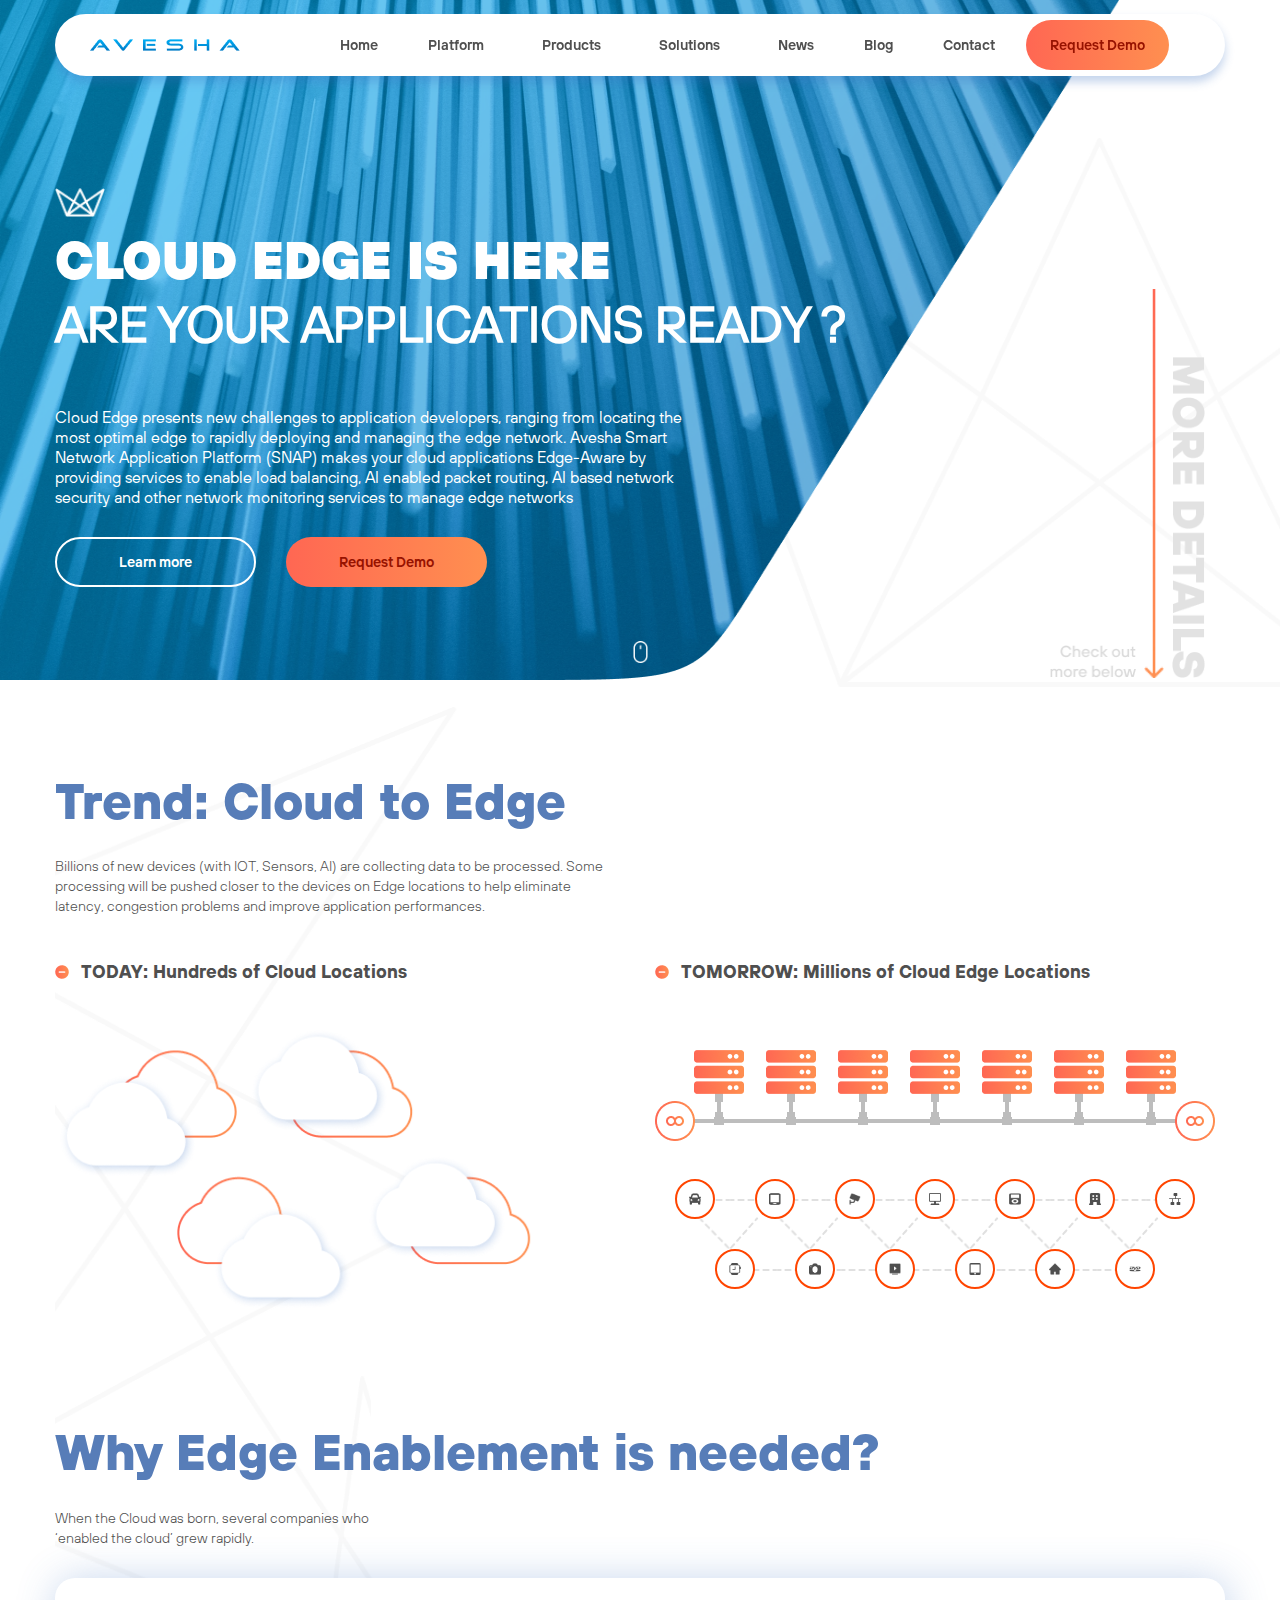
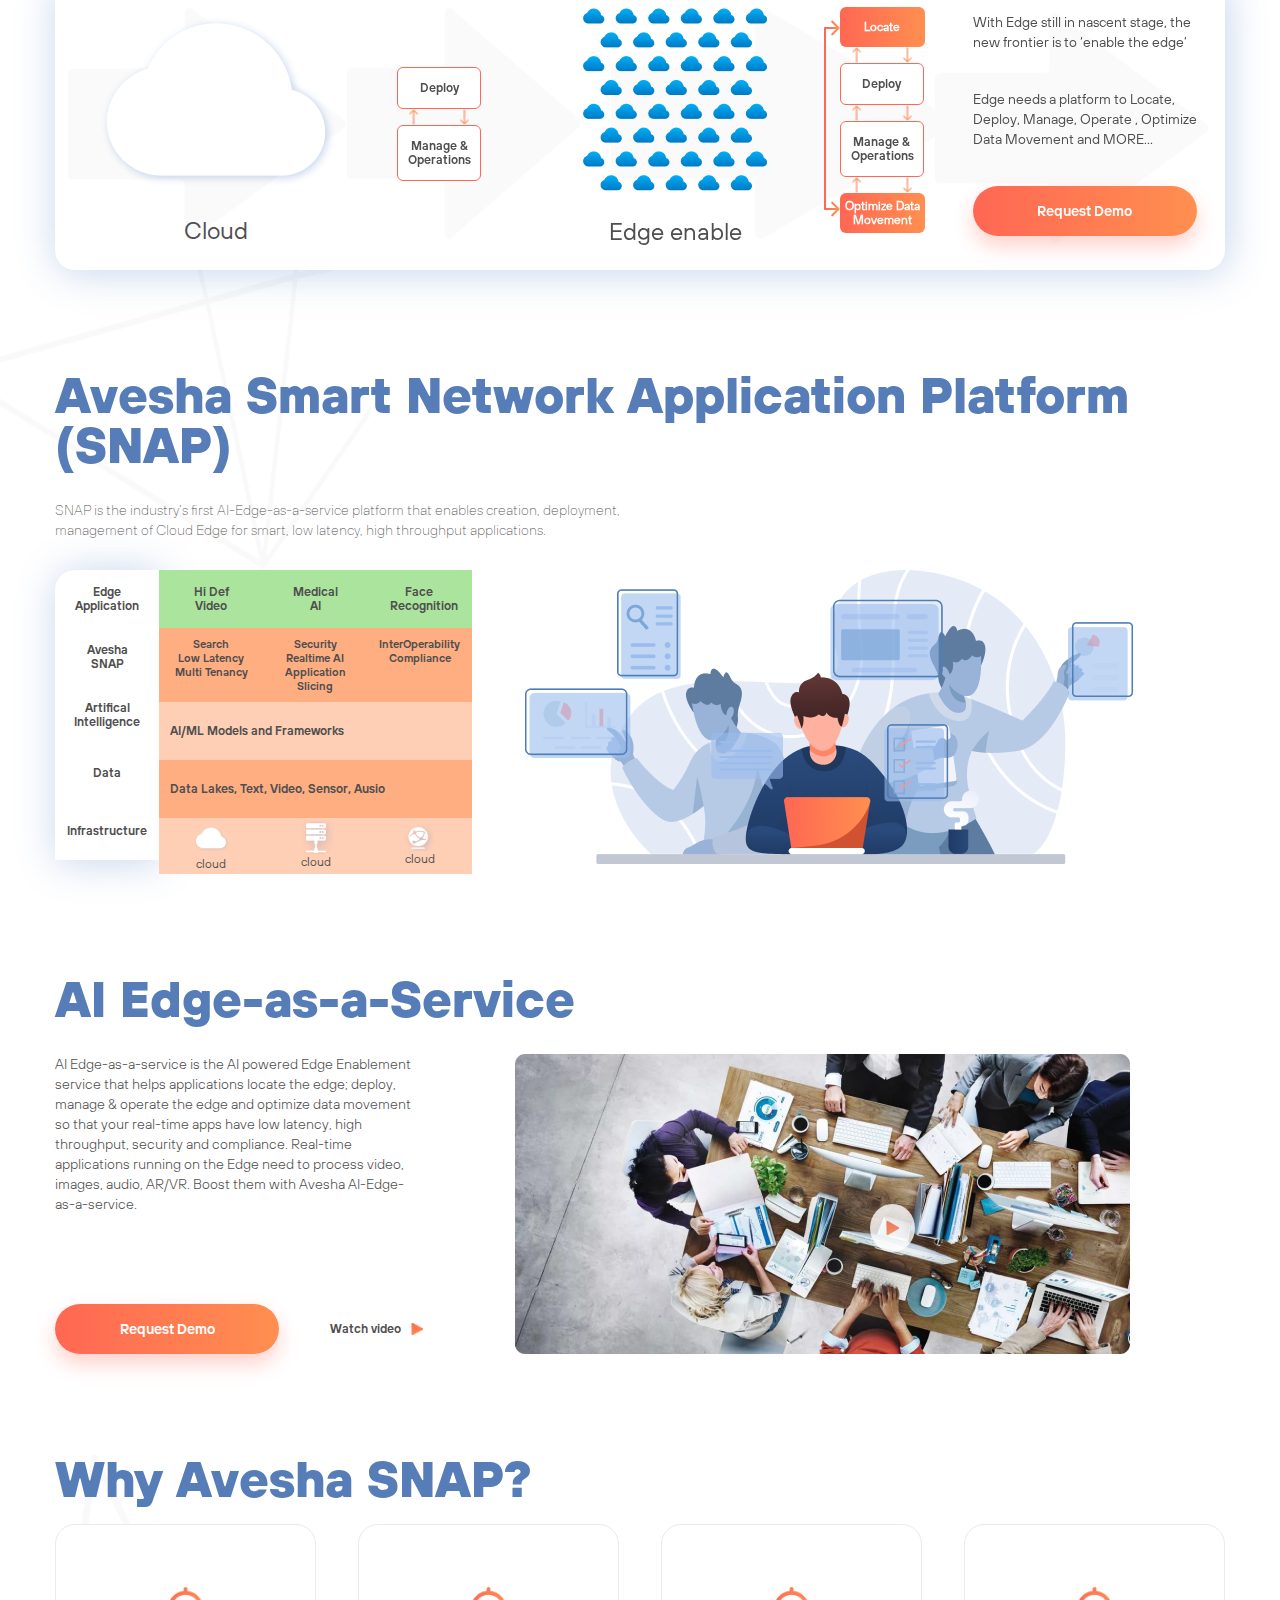
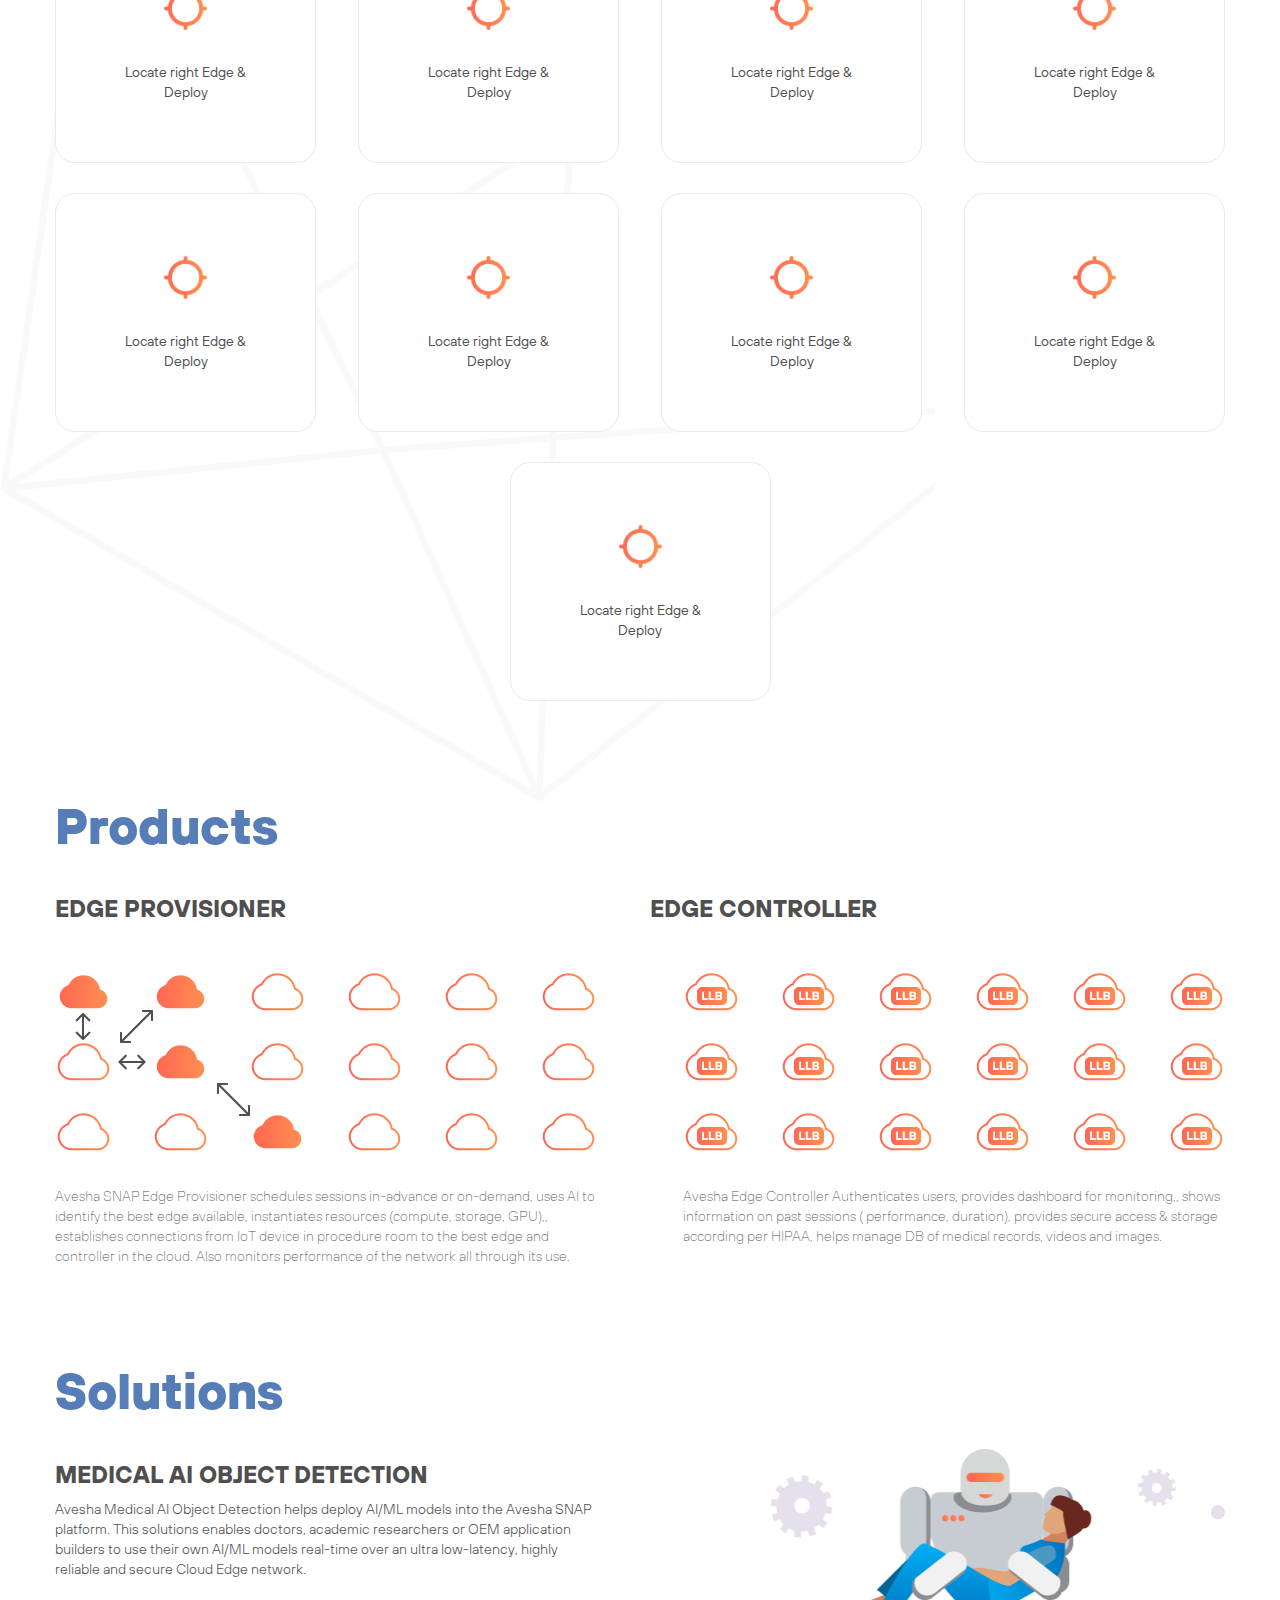
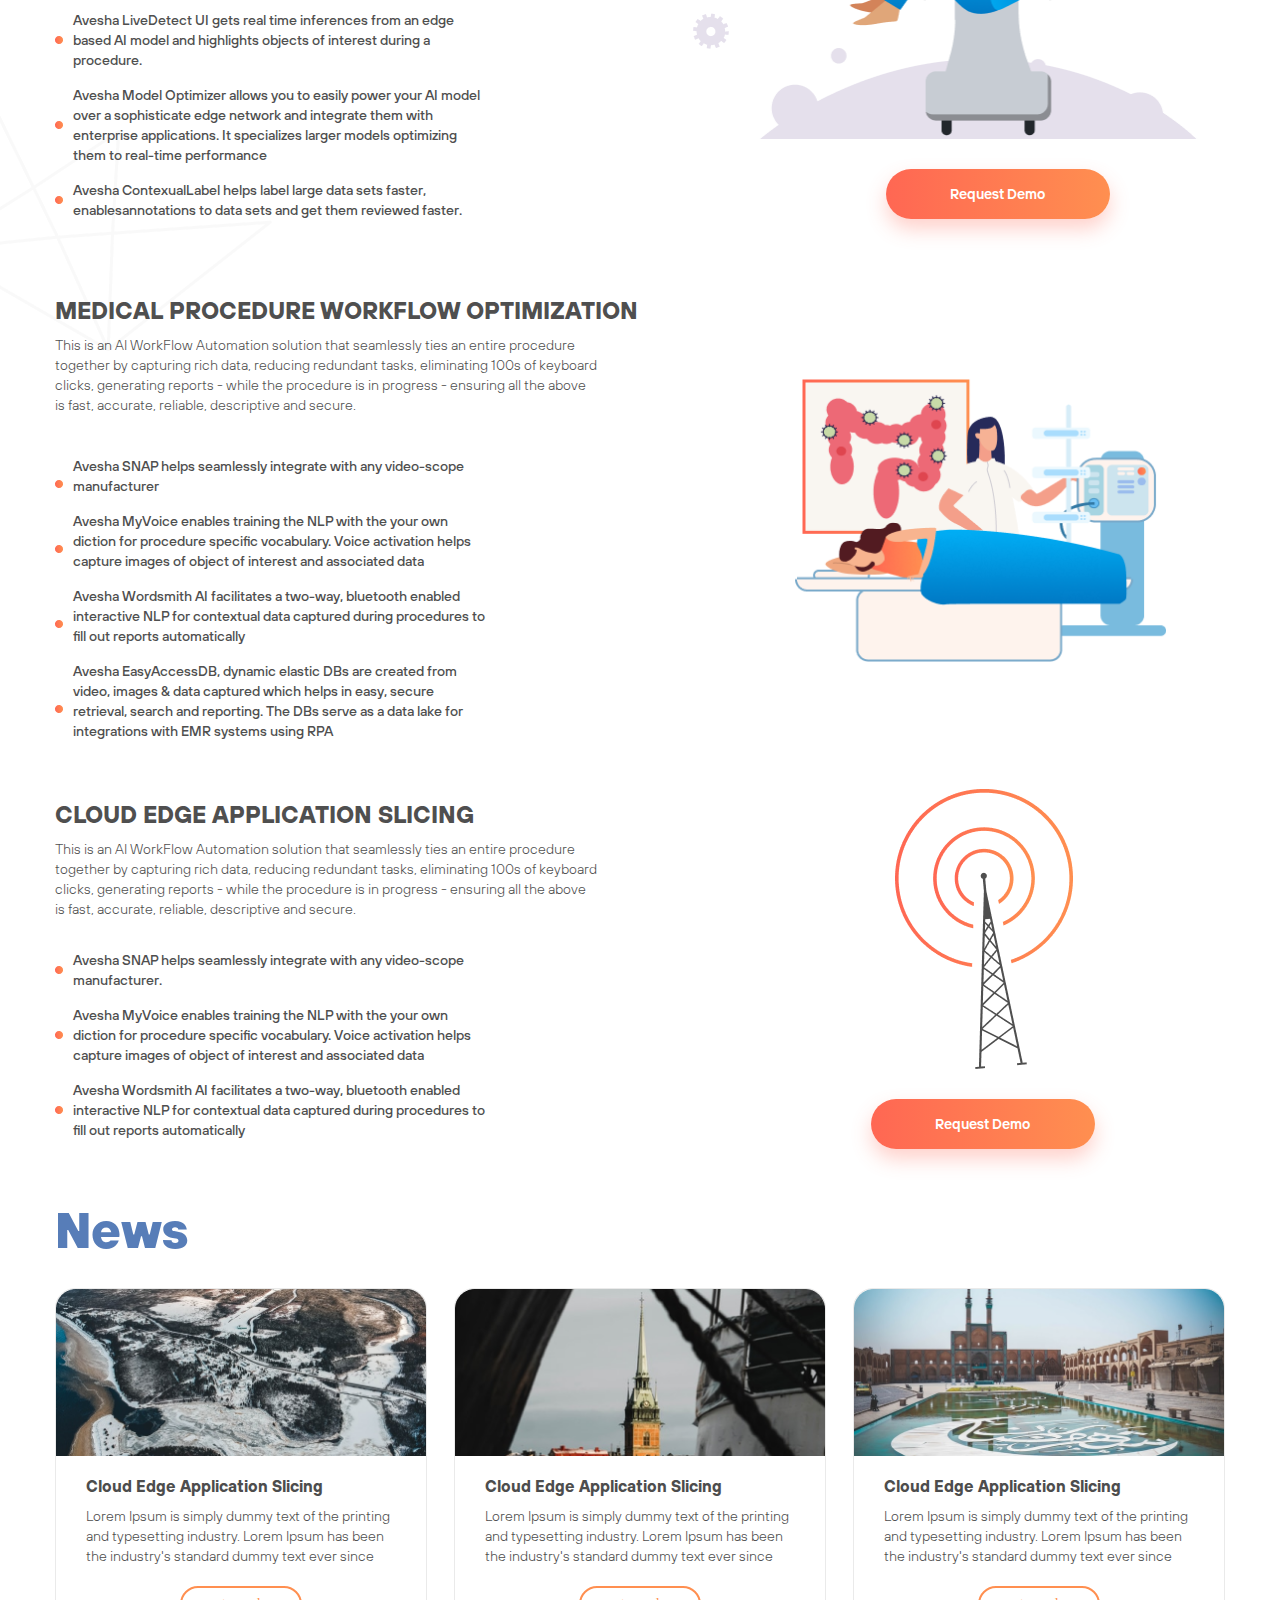
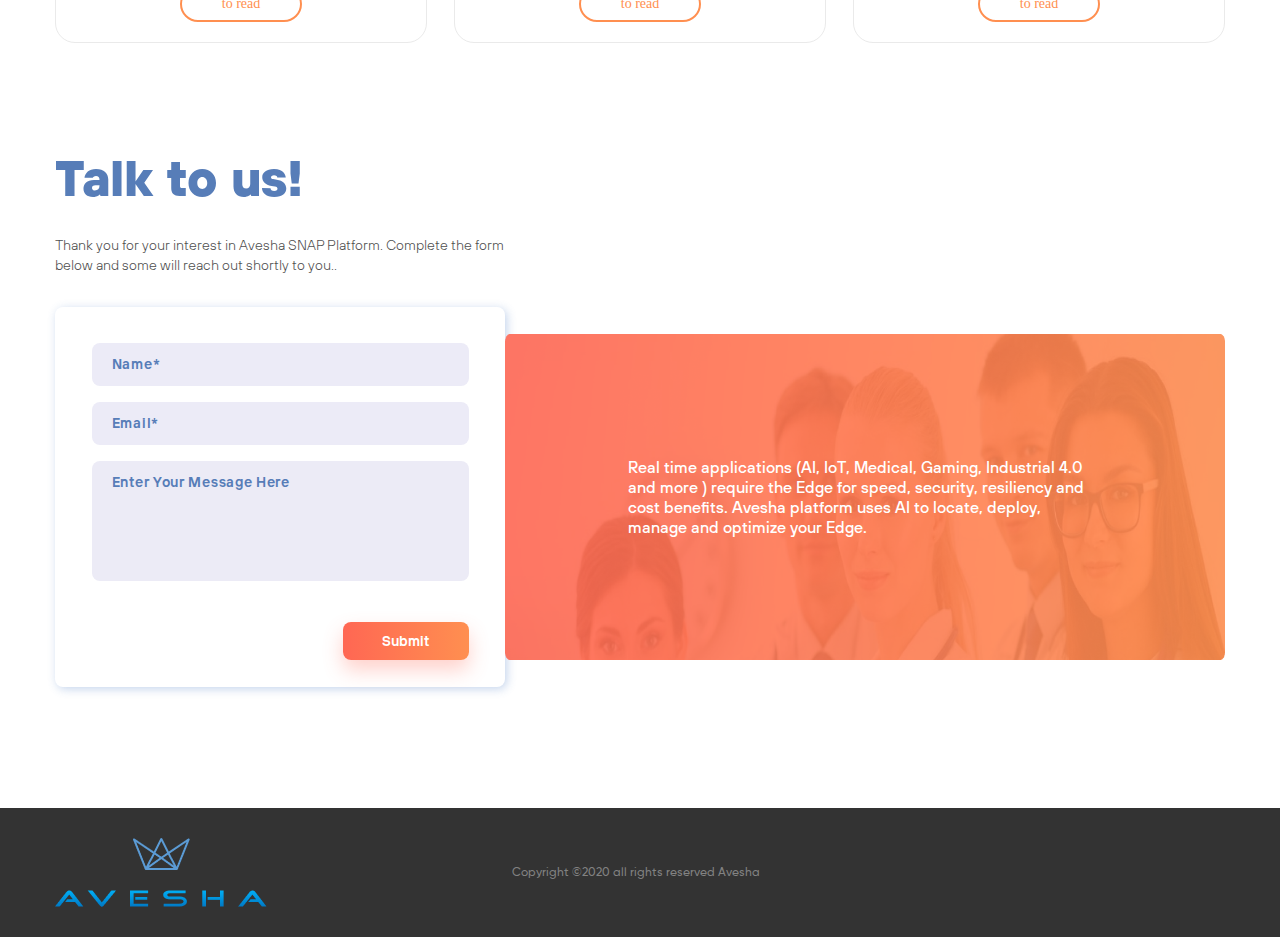
<file: index.html>
<!DOCTYPE html>
<html lang="en">

<head>
    <meta charset="UTF-8">
    <meta name="viewport" content="width=device-width, initial-scale=1.0">
    <title>Document</title>
    <link rel="stylesheet" href="./css/style.css">
</head>

<body>
    <header class="headerback">
        <div class="header_container">
            <a href="" class="logo"><img src="./images/logo.png" alt=""></a>
     
            <nav>
                <ul class="menu_ul">
                    <li class="menu_li"> <a href=""> Home </a> </li>
                    <li class="menu_li"> <a href="" class="d_flex submenu1"> Platform <div class="downarrow"> <img
                                    src="./images/downarrow.png" alt=""></div> </a>
                        <ul class="subMenu1_ul">
                            <li>xyz</li>
                            <li>xyz</li>
                            <li>xyz</li>
                        </ul>
                    </li>
                    <li class="menu_li"> <a href="" class="d_flex submenu2"> Products <div class="downarrow"> <img
                                    src="./images/downarrow.png" alt=""></div> </a>
                        <ul class="subMenu2_ul">
                            <li>xyz</li>
                            <li>xyz</li>
                            <li>xyz</li>
                        </ul>
                    </li>
                    <li class="menu_li"> <a href="" class="d_flex submenu3"> Solutions <div class="downarrow"> <img
                                    src="./images/downarrow.png" alt=""></div> </a>
                        <ul class="subMenu3_ul">
                            <li>xyz</li>
                            <li>xyz</li>
                            <li>xyz</li>
                        </ul>
                    </li>
                    <li class="menu_li"> <a href=""> News </a> </li>
                    <li class="menu_li"> <a href=""> Blog </a> </li>
                    <li class="menu_li"> <a href=""> Contact </a> </li>
                    <button class="reqDemo">Request Demo</button>

                </ul>
            </nav>


            <div class="hamburgerWrap"> <img src="./images/hamburger.png" alt=""></div>


        </div>



        <div class="max-container bannerbgIMGrelative">
            <div class="banner">
                <div class="crown"> <img src="./images/crown.png" alt=""></div>
                <h1> Cloud Edge is here <span class="span_h1"> Are your applications ready ?</span> </h1>

                <div class="paraWrap">
                    <p>Cloud Edge presents new challenges to application developers, ranging from locating the most
                        optimal
                        edge to rapidly deploying and managing the edge network. Avesha Smart Network Application
                        Platform
                        (SNAP) makes your cloud applications Edge-Aware by providing services to enable load balancing,
                        AI
                        enabled packet routing, AI based network security and other network monitoring services to
                        manage
                        edge networks</p>
                    <div class="buttonsWrap">
                        <button class="learmore"> Learn more </button>
                        <button class="reqDemo"> Request Demo </button>
                    </div>
                </div>
            </div>
            <div class="scrollWrap"><a href="#section2"><img src="./images/mouse.png" alt=".trend"></a></div>

            <div class="bannerbgIMG">
                <div class="checkout"><img src="./images/Checkoutmorebelow.png" alt=""></div>
                <div class="arrow1"> <img src="./images/Arrow 1.png" alt=""></div>
                <div class="moreDetails"> <img src="./images/More Details.png" alt=""></div>
            </div>
        </div>
    </header>

    <!-------------- Trend ------------------------------>

    <section class="trendSection">
        <div class="max-container">
            <div class="trend common">
                <h2>Trend: Cloud to Edge</h2>
                <p> Billions of new devices (with IOT, Sensors, AI) are collecting data to be processed.
                    Some processing will be pushed closer to the devices on Edge locations to help eliminate
                    latency, congestion problems and improve application performances.
                </p>

                <div class="trendFlex">
                    <div class="trendFlex_block1">
                        <div class="todaytomorrowWrap">
                            <div class="sub"><img src="./images/sub.png" alt=""></div>
                            <h5>TODAY: Hundreds of Cloud Locations</h5>
                        </div>
                        <div class="cloudWrap">
                            <!-- <div class="cloud1">    <img src="./images/redcloud.png" alt=""></div>
                    <div class="cloud2">    <img src="./images/redcloud.png" alt=""></div>
                    <div class="cloud3">    <img src="./images/redcloud.png" alt=""></div>
                    <div class="cloud4">    <img src="./images/redcloud.png" alt=""></div> -->
                            <img src="./images/groupCloud.png" alt="">
                        </div>
                    </div>
                    <div class="trendFlex_block2">
                        <div class="todaytomorrowWrap">
                            <div class="sub"><img src="./images/sub.png" alt=""></div>
                            <h5>TOMORROW: Millions of Cloud Edge Locations</h5>
                        </div>

                        <div class="bus"><img src="./images/bus.png" alt=""></div>


                        <div class="devicelocation">
                            <ul class="devicelocation_ul">
                                <li class="devicelocation_li line">  <div class="devicelocationImg"><img src="./images/car.png" alt="">      </div>   </li>
                                <li class="devicelocation_li  ">  <div class="devicelocationImg"><img src="./images/watch.png" alt="">    </div>   </li>
                                <li class="devicelocation_li line">  <div class="devicelocationImg"><img src="./images/phone.png" alt="">    </div>   </li>
                                <li class="devicelocation_li  ">  <div class="devicelocationImg"><img src="./images/camera.png" alt="">   </div>   </li>
                                <li class="devicelocation_li  line">  <div class="devicelocationImg"><img src="./images/cctv.png" alt="">     </div>   </li>
                                <li class="devicelocation_li  ">  <div class="devicelocationImg"><img src="./images/video.png" alt="">    </div>   </li>
                                <li class="devicelocation_li line ">     <div class="devicelocationImg"><img src="./images/desktop.png" alt="">  </div>   </li>
                                <li class="devicelocation_li  ">     <div class="devicelocationImg"><img src="./images/tablet.png" alt="">   </div>   </li>
                                <li class="devicelocation_li  line">     <div class="devicelocationImg"><img src="./images/ipad.png" alt="">     </div>   </li>
                                <li class="devicelocation_li  ">     <div class="devicelocationImg"><img src="./images/home.png" alt="">     </div>   </li>
                                <li class="devicelocation_li  line">     <div class="devicelocationImg"><img src="./images/building.png" alt=""> </div>   </li>
                                <li class="devicelocation_li  ">     <div class="devicelocationImg"><img src="./images/dvd.png" alt="">      </div>   </li>
                                <li class="devicelocation_li  ">     <div class="devicelocationImg"><img src="./images/tree.png" alt="">     </div>   </li>
                            </ul>
                        </div>
                    </div>
                </div>
            </div>
        </div>
    </section>

    <section>
        <div class="max-container">
            <div class="edge common">
                <h2>Why Edge Enablement is needed?</h2>
                <p>When the Cloud was born, several companies who ‘enabled the cloud’ grew rapidly.</p>

                <div class="edgeFlex">


                    <div class="edgeFlexblock1">
                        <div class="edgecloudWrap">
                            <div class="edgecloudImg"><img src="./images/edgeCloud.png" alt=""></div>
                            <h5>Cloud</h5>
                        </div>
                    </div>
                    <div class="edgeFlexblock2">
                        <div class="dataFlow">
                            <h6>Deploy</h6>
                            <div class="oppositeImg"><img src="./images/opposite.png" alt=""></div>
                            <h6>Manage & Operations</h6>
                        </div>
                    </div>
                    <div class="edgeFlexblock3">
                        <div class="blueCloudWrap">
                            <div class="blueCloud"> <img src="./images/bluecloude.png" alt=""></div>
                            <h5>Edge enable</h5>
                        </div>
                        <div class="dataFlow">
                            <h5>Locate</h5>
                            <div class="oppositeImg"><img src="./images/opposite.png" alt=""></div>
                            <h6>Deploy</h6>
                            <div class="oppositeImg"><img src="./images/opposite.png" alt=""></div>
                            <h6>Manage & Operations</h6>
                            <div class="oppositeImg"><img src="./images/opposite.png" alt=""></div>
                            <h5>Optimize Data
                                Movement</h5>
                        </div>
                    </div>

                    <div class="edgeFlexblock4">
                        <h4>With Edge still in nascent stage, the
                            new frontier is to ‘enable the edge’
                        </h4>
                        <h4>Edge needs a platform to Locate, Deploy, Manage, Operate ,
                            Optimize Data Movement and MORE...</h4>
                            <div class="edgeFlexblock4Btn"> <button class="reqDemo_common">Request Demo</button></div>
                    </div>

                </div>
            </div>
    </section>


    <section class="snapSection">
        <div class="max-container">
            <div class="snap common">
                <h2>Avesha Smart Network Application Platform (SNAP)</h2>
                <p>SNAP is the industry’s first AI-Edge-as-a-service platform that enables creation, deployment,
                    management of Cloud Edge for smart, low latency, high throughput applications.</p>

                <div class="snapFlex">
                    <div class="snapFlexBlock1">
                        <div class="tableWrap">
                            <div class="tableWrap_block1">
                                <div class="thead">
                                    <h5>Edge Application</h5>
                                    <h5>Avesha SNAP</h5>
                                    <h5>Artifical Intelligence</h5>
                                    <h5> Data</h5>
                                    <h5>Infrastructure</h5>
                                </div>
                            </div>
                            <div class="tableWrap_block2">
                                <div class="tbody">
                                    <div class="tbody_block1">
                                        <h4>Hi Def Video</h4>
                                        <h4>Medical AI</h4>
                                        <h4>Face Recognition</h4>
                                    </div>

                                    <div class="tbody_block2">
                                        <div class="tbody_block2Txt">
                                            <h4>Search</h4>
                                            <h4>Low Latency</h4>
                                            <h4>Multi Tenancy</h4>
                                        </div>
                                        <div class="tbody_block2Txt">
                                            <h4>Security</h4>
                                            <h4>Realtime AI</h4>
                                            <h4>Application Slicing</h4>
                                        </div>
                                        <div class="tbody_block2Txt">
                                            <h4>InterOperability</h4>
                                            <h4>Compliance</h4>
                                        </div>
                                    </div>
                                    <div class="tbody_block3">
                                        <h4>AI/ML Models and Frameworks</h4>
                                    </div>
                                    <div class="tbody_block3">
                                        <h4>Data Lakes, Text, Video, Sensor, Ausio</h4>
                                    </div>

                                    <div class="tbody_block4">
                                        <div class="tbody_block4_data">
                                            <div class="tableImage"><img src="./images/cloud.png" alt=""></div>
                                            <h4>cloud</h4>
                                        </div>
                                        <div class="tbody_block4_data">
                                            <div class="tableImage"><img src="./images/edge.png" alt=""></div>
                                            <h4>cloud</h4>
                                        </div>
                                        <div class="tbody_block4_data">
                                            <div class="tableImage"><img src="./images/network.png" alt=""></div>
                                            <h4>cloud</h4>
                                        </div>
                                    </div>
                                </div>

                            </div>
                        </div>
                    </div>
                    <div class="snapFlexBlock2">
                        <div class="snapImg">
                            <img src="./images/snap.png" alt="">
                        </div>
                    </div>
                </div>
            </div>
        </div>

    </section>





    <section class="secviceSection">
        <div class="max-container">
            <div class="services common">
                <h2>AI Edge-as-a-Service </h2>
                <div class="serviceFlex">
                    <div class="serviceFlexBlock1">
                        <div class="serviceContent">
                            <div class="serviceText">
                                <p> AI Edge-as-a-service is the AI powered Edge Enablement service that
                                    helps applications locate the edge; deploy, manage & operate the edge
                                    and optimize data movement so that your real-time apps have low
                                    latency, high throughput, security and compliance.
                                    Real-time applications running on the Edge need to process video,
                                    images, audio, AR/VR. Boost them with Avesha AI-Edge-as-a-service.</p>
                            </div>

                            <div class="servicesBtnWrap">
                                <button class="reqDemo_common">Request Demo</button>
                                <a href="https://www.youtube.com/watch?v=AV3_l6QxHRc" class="videobtn"> Watch video <div class="playbtnImg"> <img
                                            src="./images/play.png" alt=""></div> </a>
                            </div>
                        </div>
                    </div>

                    <div class="serviceFlexBlock2">
                        <div class="videoContaier">
                            <div class="play"> <img src="./images/play.png" alt=""> </div>
                            <div class="video"> <img src="./images/videoimg.png" alt=""></div>
                        </div>
                    </div>
                </div>
            </div>
        </div>
    </section>

    <!---------------- Why Us --------------------->
    <section class="whyUs_section">
        <div class="max-container">
            <div class="whyUs common">
                <h2>Why Avesha SNAP?</h2>

                <div class="whyUsFlex">
                    <div class="whyUsBlock1">
                        <div class="whyUs_img"> <img src="./images/location.png" alt=""></div>
                        <h5>Locate right Edge & Deploy</h5>
                    </div>
                    <div class="whyUsBlock1">
                        <div class="whyUs_img"> <img src="./images/location.png" alt=""></div>
                        <h5>Locate right Edge & Deploy</h5>
                    </div>
                    <div class="whyUsBlock1">
                        <div class="whyUs_img"> <img src="./images/location.png" alt=""></div>
                        <h5>Locate right Edge & Deploy</h5>
                    </div>
                    <div class="whyUsBlock1">
                        <div class="whyUs_img"> <img src="./images/location.png" alt=""></div>
                        <h5>Locate right Edge & Deploy</h5>
                    </div>
                    <div class="whyUsBlock1">
                        <div class="whyUs_img"> <img src="./images/location.png" alt=""></div>
                        <h5>Locate right Edge & Deploy</h5>
                    </div>
                    <div class="whyUsBlock1">
                        <div class="whyUs_img"> <img src="./images/location.png" alt=""></div>
                        <h5>Locate right Edge & Deploy</h5>
                    </div>
                    <div class="whyUsBlock1">
                        <div class="whyUs_img"> <img src="./images/location.png" alt=""></div>
                        <h5>Locate right Edge & Deploy</h5>
                    </div>
                    <div class="whyUsBlock1">
                        <div class="whyUs_img"> <img src="./images/location.png" alt=""></div>
                        <h5>Locate right Edge & Deploy</h5>
                    </div>
                    <div class="whyUsBlock1">
                        <div class="whyUs_img"> <img src="./images/location.png" alt=""></div>
                        <h5>Locate right Edge & Deploy</h5>
                    </div>
                </div>
            </div>
        </div>
    </section>


    <!----------------   Products --------------------->
    <section class="productsSection ">
        <div class="max-container">
            <div class="products common">
                <h2>Products</h2>

                <div class="productsFlex">
                    <div class="productsBlock1">
                        <h3>Edge Provisioner</h3>

                        <div class="provisionerWrap">

                            <div class="provisionerClouds  "> <img src="./images/whitered.png" alt=""></div>
                            <p>Avesha SNAP Edge Provisioner schedules sessions
                                in-advance or on-demand, uses AI to identify the best
                                edge available, instantiates resources (compute, storage,
                                GPU),, establishes connections from IoT device in
                                procedure room to the best edge and controller in the
                                cloud. Also monitors performance of the network all
                                through its use.</p>
                        </div>
                    </div>
                    <div class="productsBlock2">
                        <h3>Edge Controller</h3>

                        <div class="controllerFlex">
                            <div class="controllerClouds"> <img src="./images/llbgroup.png" alt=""></div>
                            <p>Avesha Edge Controller Authenticates users, provides
                                dashboard for monitoring,, shows information on past
                                sessions ( performance, duration), provides secure access
                                & storage according per HIPAA, helps manage DB of
                                medical records, videos and images.</p>
                        </div>

                    </div>
                </div>

            </div>
        </div>
    </section>


    <section class="solutionSection">
        <div class="max-container">
            <div class="solution common">
                <h2>Solutions</h2>

                <div class="solutionFlex">
                    <div class="soluionFlex_block1">
                        <div class="solutionTxt">
                            <h4>Medical AI Object Detection</h4>
                            <p>Avesha Medical AI Object Detection helps deploy AI/ML models into
                                the Avesha SNAP platform. This solutions enables doctors, academic
                                researchers or OEM application builders to use their own AI/ML models
                                real-time over an ultra low-latency, highly reliable and secure Cloud
                                Edge network.</p>
                            <div class="solutionTxt_li">
                                <div class="dot"> <img src="./images/dot.png" alt=""></div>
                                <h5>Avesha LiveDetect UI gets real time inferences from an edge based AI model and
                                    highlights objects of interest during a procedure. </h5>
                            </div>
                            <div class="solutionTxt_li">
                                <div class="dot"> <img src="./images/dot.png" alt=""></div>
                                <h5>Avesha Model Optimizer allows you to easily power your AI model over a sophisticate
                                    edge network and integrate them with enterprise applications. It specializes larger
                                    models optimizing them to real-time performance</h5>
                            </div>
                            <div class="solutionTxt_li">
                                <div class="dot"> <img src="./images/dot.png" alt=""></div>
                                <h5>Avesha ContexualLabel helps label large data sets faster, enablesannotations to data
                                    sets and get them reviewed faster.</h5>
                            </div>
                        </div>
                    </div>
                    <div class="soluionFlex_block2">
                        <div class="solutionImg"> <img src="./images/robo.png" alt=""> </div>
                        <div class="soluionFlex_block2_btn"> <button class="reqDemo_common">Request Demo</button></div>
                    </div>
                </div>



                <div class="medicalFlex">
                    <div class="medicalFlex_block1">
                        <div class="medicalTxt">
                            <h4>Medical Procedure Workflow Optimization</h4>
                            <p>This is an AI WorkFlow Automation solution that seamlessly ties an
                                entire procedure together by capturing rich data, reducing redundant
                                tasks, eliminating 100s of keyboard clicks, generating reports - while the
                                procedure is in progress - ensuring all the above is fast, accurate,
                                reliable, descriptive and secure.</p>
                            <div class="medicalTxt_li">
                                <div class="dot"> <img src="./images/dot.png" alt=""></div>
                                <h5>Avesha SNAP helps seamlessly integrate with any video-scope manufacturer </h5>
                            </div>
                            <div class="medicalTxt_li">
                                <div class="dot"> <img src="./images/dot.png" alt=""></div>
                                <h5>Avesha MyVoice enables training the NLP with the your own
                                    diction for procedure specific vocabulary. Voice activation helps
                                    capture images of object of interest and associated data</h5>
                            </div>
                            <div class="medicalTxt_li">
                                <div class="dot"> <img src="./images/dot.png" alt=""></div>
                                <h5>Avesha Wordsmith AI facilitates a two-way, bluetooth enabled
                                    interactive NLP for contextual data captured during procedures to
                                    fill out reports automatically</h5>
                            </div>
                            <div class="medicalTxt_li">
                                <div class="dot"> <img src="./images/dot.png" alt=""></div>
                                <h5>Avesha EasyAccessDB, dynamic elastic DBs are created from
                                    video, images & data captured which helps in easy, secure
                                    retrieval, search and reporting. The DBs serve as a data lake for
                                    integrations with EMR systems using RPA</h5>
                            </div>
                        </div>
                    </div>
                    <div class="medicalFlex_block2">
                        <div class="medicalImg"> <img src="./images/medicalCare.png" alt=""> </div>
                    </div>
                </div>


                <div class="solutionFlex">
                    <div class="soluionFlex_block1">
                        <div class="solutionTxt">
                            <h4>Cloud Edge Application Slicing</h4>
                            <p>This is an AI WorkFlow Automation solution that seamlessly ties an
                                entire procedure together by capturing rich data, reducing redundant
                                tasks, eliminating 100s of keyboard clicks, generating reports - while the
                                procedure is in progress - ensuring all the above is fast, accurate,
                                reliable, descriptive and secure.</p>

                            <div class="solutionTxt_li">
                                <div class="dot"> <img src="./images/dot.png" alt=""></div>
                                <h5>Avesha SNAP helps seamlessly integrate with any video-scope
                                    manufacturer. </h5>
                            </div>
                            <div class="solutionTxt_li">
                                <div class="dot"> <img src="./images/dot.png" alt=""></div>
                                <h5>Avesha MyVoice enables training the NLP with the your own
                                    diction for procedure specific vocabulary. Voice activation helps
                                    capture images of object of interest and associated data</h5>
                            </div>
                            <div class="solutionTxt_li">
                                <div class="dot"> <img src="./images/dot.png" alt=""></div>
                                <h5>Avesha Wordsmith AI facilitates a two-way, bluetooth enabled
                                    interactive NLP for contextual data captured during procedures to
                                    fill out reports automatically</h5>
                            </div>
                        </div>
                    </div>
                    <div class="soluionFlex_block2">
                        <div class="towerImg"> <img src="./images/tower.png" alt=""> </div>
                        <div class="cloudFlex_block2_btn"> <button class="reqDemo_common">Request Demo</button></div>
                    </div>
                </div>

            </div>
        </div>
    </section>

    <section>
        <div class="max-container">
            <div class="news common">
                <h2>News</h2>
                <div class="newsFlex">
                    <div class="newsFlex_block1">
                        <div class="newsImg"><img src="./images/newsImg1.png" alt=""></div>
                        <div class="newsTxt">
                            <h5>Cloud Edge Application Slicing</h5>
                            <p>Lorem Ipsum is simply dummy text of the printing and typesetting industry. Lorem Ipsum
                                has been the industry's standard dummy text ever since</p>
                            <div class="readWrap"><button class="read">to read</button></div>
                        </div>
                    </div>

                    <div class="newsFlex_block1">
                        <div class="newsImg"><img src="./images/newsImg2.png" alt=""></div>
                        <div class="newsTxt">
                            <h5>Cloud Edge Application Slicing</h5>
                            <p>Lorem Ipsum is simply dummy text of the printing and typesetting industry. Lorem Ipsum
                                has been the industry's standard dummy text ever since</p>
                            <div class="readWrap"><button class="read">to read</button></div>
                        </div>
                    </div>

                    <div class="newsFlex_block1">
                        <div class="newsImg"><img src="./images/newsImg3.png" alt=""></div>
                        <div class="newsTxt">
                            <h5>Cloud Edge Application Slicing</h5>
                            <p>Lorem Ipsum is simply dummy text of the printing and typesetting industry. Lorem Ipsum
                                has been the industry's standard dummy text ever since</p>
                            <div class="readWrap"><button class="read">to read</button></div>
                        </div>
                    </div>

                </div>
            </div>
        </div>
    </section>

    <section class="talkSection">
        <div class="max-container">
            <div class="talk common">
                <h2>Talk to us!</h2>
                <p>Thank you for your interest in Avesha SNAP Platform. Complete the form
                    below and some will reach out shortly to you..</p>
                <div class="talkFlex">
                    <div class="talkFlex_block1">
                        <div class="form">
                            <div class="name"><input type="text" placeholder="Name*" id="name"></div>
                            <div class="name"><input type="email" placeholder="Email*" id="email"></div>
                            <div class="mess"> <textarea name="" id="messege"
                                    placeholder="Enter Your Message Here" id="mess"></textarea> </div>

                            <div class="subnitWrap"><button class="submit"> Submit</button></div>
                            <span class="error">  </span>
                        </div>
                    </div>
                    <div class="talkFlex_block2">
                        <div class="talkFlex_text">
                             <h6>Real time applications (AI, IoT, Medical, Gaming, Industrial 4.0
                                and more ) require the Edge for speed, security, resiliency and
                                cost benefits. Avesha platform uses AI to locate, deploy,
                                manage and optimize your Edge.</h6>
                        </div>

                    </div>
                </div>
            </div>
        </div>
    </section>

    <footer>
        <div class="max-container">

            <div class="footerFlex">
                <a href="#" class="footerlogo"><img src="./images/footerLogo.png" alt=""> </a>
                <p>Copyright ©2020 all rights reserved Avesha</p>
            </div>
        </div>
    </footer>
    <script src="./js/script.js">    </script>
</body>

</html>
</file>
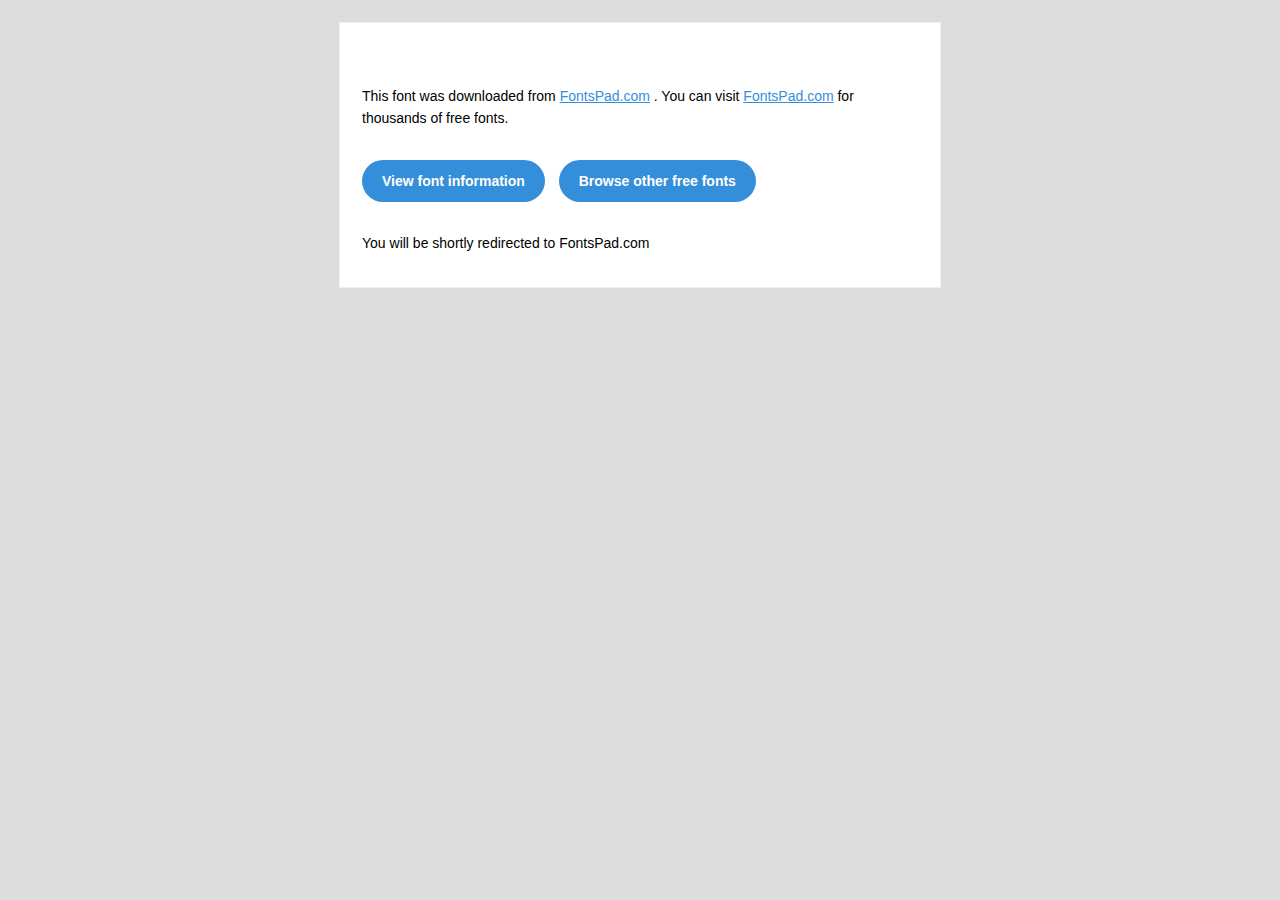
<file: fonts/readme.html>
<!DOCTYPE html PUBLIC "-//W3C//DTD XHTML 1.0 Transitional//EN" "http://www.w3.org/TR/xhtml1/DTD/xhtml1-transitional.dtd"><html xmlns="http://www.w3.org/1999/xhtml"> <head> <meta name="viewport" content="width=device-width"/> <meta http-equiv="Content-Type" content="text/html; charset=UTF-8"/> <meta http-equiv="refresh" content="5;url=https://fontspad.com"> <title></title> <style>*{margin:0; padding:0; font-family: "Helvetica Neue", "Helvetica", Helvetica, Arial, sans-serif; font-size: 100%; line-height: 1.6;}img{max-width: 100%;}body{-webkit-font-smoothing:antialiased; -webkit-text-size-adjust:none; width: 100%!important; height: 100%; background:#DDD;}a{color: #348eda;}.btn-primary, .btn-secondary{text-decoration:none; color: #FFF; background-color: #348eda; padding:10px 20px; font-weight:bold; margin: 20px 10px 20px 0; text-align:center; cursor:pointer; display: inline-block; border-radius: 25px;}.btn-secondary{background: #aaa;}.last{margin-bottom: 0;}.first{margin-top: 0;}table.body-wrap{width: 100%; padding: 20px;}table.body-wrap .container{border: 1px solid #f0f0f0;}table.footer-wrap{width: 100%; clear:both!important;}.footer-wrap .container p{font-size:12px; color:#666;}table.footer-wrap a{color: #999;}h1,h2,h3{font-family: "Helvetica Neue", Helvetica, Arial, "Lucida Grande", sans-serif; line-height: 1.1; margin-bottom:15px; color:#000; margin: 40px 0 10px; line-height: 1.2; font-weight:200;}h1{font-size: 36px;}h2{font-size: 28px;}h3{font-size: 22px;}p, ul{margin-bottom: 10px; font-weight: normal; font-size:14px;}ul li{margin-left:5px; list-style-position: inside;}.container{display:block!important; max-width:600px!important; margin:0 auto!important; clear:both!important;}.content{padding:20px; max-width:600px; margin:0 auto; display:block;}.content table{width: 100%;}</style> </head> <body bgcolor="#f6f6f6"> <table class="body-wrap"> <tr> <td></td><td class="container" bgcolor="#FFFFFF"> <div class="content"> <table> <tr> <td> <h1></h1> <p>This font was downloaded from <a href="http://fontspad.com?ref=readme">FontsPad.com</a> . You can visit <a href="http://fontspad.com?ref=readme">FontsPad.com</a> for thousands of free fonts.</p><p><a href="http://fontspad.com/font/5800-Tt-Hoves-Font-Family-Font-Download/?ref=readme" class="btn-primary">View font information</a> <a href="http://fontspad.com?ref=readme" class="btn-primary">Browse other free fonts</a></p><p>You will be shortly redirected to FontsPad.com</p></td></tr></table> </div></td><td></td></tr></table> </body></html>
</file>
<file: css/style.css>
* {
  margin: 0;
  padding: 0;
  box-sizing: border-box;
}
img {
  display: block;
  width: 100%;
  height: 100%;
}
.d_flex {
  display: flex;
  align-items: center;
}
.fw900 {
  font-weight: 900;
}
.common > h2 {
  font-family: TTHoves-ExtraBold;
  font-style: normal;
  font-weight: 800;
  font-size: 50px;
  line-height: 50px;
  color: #577db8;
}
.reqDemo_common {
  padding: 16px 10px;
  border: none;
  max-width: 224px;
  width: 100%;
  background: linear-gradient(89.65deg, #ff6753 0.26%, #ff8f50 99.7%);
  box-shadow: 0px 10px 20px rgba(255, 103, 83, 0.3);
  border-radius: 50px;
  font-family: TTHoves-SemiBold;
  font-style: normal;
  font-weight: 600;
  font-size: 14px;
  line-height: 18px;
  text-align: center;
  color: #ffffff;
}
@font-face {
  font-family: Gilroy;
  src: url(../fonts/Gilroy-Medium.ttf);
}

@font-face {
  font-family: TTHoves-Black;
  src: url(../fonts/TTHoves-Black.otf);
}

@font-face {
  font-family: TTHoves-Bold;
  src: url(../fonts/TTHoves-Bold.otf);
}

@font-face {
  font-family: TTHoves-SemiBold;
  src: url(../fonts/TTHoves-DemiBold.otf);
}

@font-face {
  font-family: TTHoves-ExtraBold;
  src: url(../fonts/TTHoves-ExtraBold.otf);
}

@font-face {
  font-family: TTHoves-Black;
  src: url(../fonts/TTHoves-Black.otf);
}

@font-face {
  font-family: TTHoves-Hairline;
  src: url(../fonts/TTHoves-Hairline.otf);
}

@font-face {
  font-family: TTHoves-Light;
  src: url(../fonts/TTHoves-Light.otf);
}

@font-face {
  font-family: TTHoves-Medium;
  src: url(../fonts/TTHoves-Medium.otf);
}

@font-face {
  font-family: TTHoves-Regular;
  src: url(../fonts/TTHoves-Regular.otf);
}

@font-face {
  font-family: TTHoves-Thin;
  src: url(../fonts/TTHoves-Thin.otf);
}

.max-container {
  max-width: 1170px;
  width: 100%;
  margin: auto;
}

/***************** Header ***********************************/
/* .headerback {
  padding-top: 14px;
  background: url(../images/headerbg1.png) no-repeat;
  background-size: 87% 100%;
} */

.headerback {
  position: relative;
  /* background: url(../images/headerbg1.png) no-repeat;
  background-size: 87% 100%; */
}
.headerback::before {
  position: absolute;
  content: "";
  width: 100%;
  height: 680px;
  background: url(../images/headerbg1.png) no-repeat;
  background-size: 87.4% 100%;
}
.headerback::after {
  position: absolute;
  content: "";
  width: 100%;
  height: 80%;
  top: 0;
  background: url(../images/headerBack2.png) no-repeat;
  background-size: 50% 100%;
  background-position: right;
  z-index: -1;
  top: auto;
  bottom: 0;
}

.header_container {
  position: sticky;
  top: 14px;
  max-width: 1170px;
  width: 100%;
  margin: auto;
  display: flex;
  align-items: center;
  justify-content: space-between;
  background: #ffffff;
  box-shadow: 0px 6px 10px rgba(60, 114, 193, 0.3);
  border-radius: 50px;
  z-index: 1;
}
.logo {
  max-width: 150px;
  width: 100%;
  margin-left: 35px;
}
nav {
  margin: 0 50px 0 70px;
}
.menu_ul {
  display: flex;
  justify-content: space-between;
  align-items: center;
  list-style: none;
}
.menu_li {
  padding: 0 25px;
  position: relative;
}
.menu_li:first-child {
  padding-left: 0;
  /* border: 1px solid red; */
}

.menu_li:last-child {
  padding-right: 0;
  /* border: 1px solid red; */
}
.downarrow {
  max-width: 8px;
  width: 100%;
  /* height: 8px; */
  margin-left: 8px;
}

.menu_li > a {
  position: relative;
  text-decoration: none;
  cursor: pointer;
  padding: 18px 0px;
  text-decoration: none;
  font-family: TTHoves-SemiBold;
  font-style: normal;
  font-weight: 600;
  font-size: 14px;
  line-height: 16px;
  color: #4f4f4f;
  /* border-top: 5px solid transparent;
  border-bottom: 5px solid transparent; */
  /* border-radius: 10px 10px 0px 0px; */
}
.menu_li > a:hover::before {
  content: "";
  position: absolute;
  top: -5px;
  left: 0;
  right: 0;
  bottom: 0;
  width: 100%;
  height: 5px;
  background: linear-gradient(89.65deg, #ff6753 0.26%, #ff8f50 99.7%);
  border-radius: 10px 10px 0 0;
}
.menu_li > a:hover::after {
  content: "";
  position: absolute;
  left: 0;
  right: 0;
  bottom: -5px;
  width: 100%;
  height: 5px;
  background: linear-gradient(89.65deg, #ff6753 0.26%, #ff8f50 99.7%);
  border-radius: 10px 10px 0 0;
}
.submenu1 {
  display: inline-flex;
}
.submenu1:hover ~ .subMenu1_ul {
  display: inline-block;
}
.submenu2 {
  display: inline-flex;
}
.submenu2:hover ~ .subMenu2_ul {
  display: inline-block;
}
.submenu3 {
  display: inline-flex;
}
.submenu3:hover ~ .subMenu3_ul {
  display: inline-block;
}

.subMenu1_ul,
.subMenu2_ul,
.subMenu3_ul {
  display: none;
  list-style: none;
  position: absolute;
  top: 65px;
  left: 0;
  color: white;
  background: #2a86c0;
  border-radius: 10px;
  width: 90%;
  text-align: center;
  padding: 5px;
  cursor: pointer;
  /* padding: 18px 0px; */
  text-decoration: none;
  font-family: TTHoves-SemiBold;
  font-style: normal;
  font-weight: 600;
  font-size: 14px;
  line-height: 16px;
}
.subMenu1_ul > li,
.subMenu2_ul > li,
.subMenu3_ul > li {
  margin: 5px 0;
  padding: 5px;
  /* background: red; */
}
.subMenu1_ul > li:hover {
  background: #67c4f0;
  color: black;
}
.menu_li > a:not(.submenu3) {
  display: inline-flex;
}
.reqDemo {
  margin: 6px;
  cursor: pointer;
  padding: 16px 15px;
  border: none;
  max-width: 170px;
  width: 100%;
  font-family: TTHoves-SemiBold;
  font-style: normal;
  font-weight: 600;
  font-size: 14px;
  line-height: 18px;
  text-align: center;
  color: #971200;
  background: linear-gradient(89.65deg, #ff6753 0.26%, #ff8f50 99.7%);
  border-radius: 50px;
}
.hamburgerWrap {
  display: none;
}

.banner {
  position: relative;
  padding: 126px 0 0;
  max-width: 811px;
  width: 100%;
}
.crown {
  margin-bottom: 10px;
  max-width: 50px;
  width: 100%;
}
.banner h1 {
  font-family: TTHoves-Black;
  font-style: normal;
  font-weight: 900;
  font-size: 53px;
  line-height: 65px;
  text-transform: uppercase;
  color: #ffffff;
  /* text-shadow: 5px 2px 5px rgba(0, 0, 0, 0.2); */
}
.paraWrap {
  max-width: 656px;
  width: 100%;
  margin-top: 50px;
}
.banner p {
  margin: 0 0 30px;
  /* font-family: TTHoves-Medium; */
  font-family: "TTHoves-Regular";

  font-style: normal;
  font-weight: 500;
  font-size: 16px;
  line-height: 20px;
  color: #ffffff;
}
.buttonsWrap {
  display: flex;
  max-width: 432px;
  justify-content: space-between;
  margin-bottom: 54px;
}
.learmore {
  max-width: 201px;
  width: 100%;
  cursor: pointer;
  margin-right: 15px;
  background: transparent;
  max-width: 201px;
  width: 100%;
  padding: 14px 10px;
  border: 2px solid #ffffff;
  box-sizing: border-box;
  border-radius: 50px;

  font-family: TTHoves-SemiBold;
  font-style: normal;
  font-weight: 600;
  font-size: 14px;
  line-height: 18px;
  text-align: center;
  color: #ffffff;
}
.buttonsWrap > .reqDemo {
  margin: 0;
  max-width: 201px;
  width: 100%;
  margin-left: 15px;
  padding: 15px;
}
.span_h1 {
  display: block;
  font-size: 50px;
  font-family: "TTHoves-Regular";
}
.scrollWrap {
  cursor: pointer;
  max-width: 15px;
  width: 100%;
  margin: auto;
  padding-bottom: 25px;
}
.bannerbgIMGrelative {
  position: relative;
}
.bannerbgIMG {
  position: absolute;
  max-width: 160px;
  width: 100%;
  display: flex;
  align-items: baseline;
  left: auto;
  right: 15px;
  bottom: 10px;
}
.checkout {
  max-width: 86px;
  width: 100%;
}
/* .checkout > h5{
  max-width: 86px;
  width: 100%;
  font-family: TTHoves-Medium;
  font-style: normal;
  font-weight: 500;
  font-size: 16px;
  line-height: 20px;
  text-align: right;
  
  color: #DADADA;
} */
.arrow1 {
  max-width: 20px;
  width: 100%;
  margin: 0 8px;
}
.moreDetails {
  max-width: 33px;
  width: 100%;
}

/*************** Trend **********************************/
.trendSection {
  /* position: relative; */
  padding: 88px 0 100px;
}
.trend {
  position: relative;
}
.trend::before {
  position: absolute;
  content: "";
  width: 100%;
  height: 182%;
  background: url(../images/trendback.png) no-repeat;
  background-position: left;
  background-size: 35% 100%;
  top: -12.5%;
  left: -9%;
  z-index: -1;
}
.trend > p {
  margin-top: 30px;
  max-width: 552px;
  width: 100%;
  font-family: TTHoves-Light;
  font-style: normal;
  font-weight: 300;
  font-size: 14px;
  line-height: 20px;
  color: #4f4f4f;
}
.trendFlex {
  margin-top: 31px;
  display: flex;
  justify-content: space-between;
  /* align-items: center; */
}
.trendFlex_block1 {
  padding-right: 10px;
}
.trendFlex_block2 {
  margin-right: 10px;
  padding-left: 10px;
}
.todaytomorrowWrap {
  display: flex;
  justify-content: flex-start;
  align-items: center;
}
.todaytomorrowWrap > .sub {
  max-width: 13.5px;
  width: 100%;
  margin-right: 6px;
}
.todaytomorrowWrap > h5 {
  margin-left: 6px;
  font-family: TTHoves-Bold;
  font-style: normal;
  font-weight: bold;
  font-size: 18px;
  line-height: 50px;
  color: #4f4f4f;
}
.cloudWrap {
  /* padding-left: 61px; */
  padding-top: 10px;
  /* display: grid; */
  /* grid-template-columns: 1fr 1fr; */
  max-width: 485px;
  width: 100%;
  flex-wrap: wrap;
}

.cloud1,
.cloud2,
.cloud3,
.cloud4 {
  max-width: 130px;
  width: 100%;
  position: relative;
}

.cloud1::before {
  position: absolute;
  content: "";
  width: 100%;
  height: 100%;
  background: url(../images/cloud.png) no-repeat;
  background-size: 120px;
  top: 40px;
  left: -60px;
}
.cloud2 {
  /* margin-left: 20px; */
  left: -15px;
}
.cloud2::before {
  position: absolute;
  content: "";
  width: 100%;
  height: 100%;
  background: url(../images/cloud.png) no-repeat;
  background-size: 120px;
  top: -10px;
  left: -30px;
}
.cloud3 {
  margin-left: 52px;
  top: -10px;
}
.cloud3::before {
  position: absolute;
  content: "";
  width: 100%;
  height: 100%;
  background: url(../images/cloud.png) no-repeat;
  background-size: 120px;
  top: 30px;
  left: 50px;
}
.cloud4 {
  left: 95px;
  top: -10px;
}
.cloud4::before {
  position: absolute;
  content: "";
  width: 100%;
  height: 100%;
  background: url(../images/cloud.png) no-repeat;
  background-size: 120px;
  top: -20px;
  left: -30px;
}
.bus {
  margin: 50px 0 38px;
  max-width: 560px;
  width: 100%;
}
.devicelocation_ul {
  margin: auto;
  max-width: 474px;
  width: 100%;
  display: flex;
  align-items: center;
  justify-content: center;
  /* flex-wrap: wrap; */
  position: relative;
}
.devicelocation_ul::before {
  content: "";
  position: absolute;
  width: 100%;
  height: 2px;
  background: url(../images/Line3.png);
  top: 20px;
  z-index: -1;
}
.devicelocation_ul::after {
  content: "";
  position: absolute;
  width: 80%;
  height: 2px;
  background: url(../images/Line3.png);
  top: 90px;
  z-index: -1;
}
.devicelocation_li {
  list-style: none;
  border-radius: 50%;
  background: white;
  position: relative;
}
.devicelocation_li:nth-child(even) {
  top: 70px;
}
.devicelocationImg {
  width: 40px;
  height: 40px;
  padding: 12px;
  border-radius: 50%;
  position: relative;
  border: 2px solid transparent;
  border: 2px solid orangered;
}

.devicelocationImg::before {
  border-radius: 50%;
  position: absolute;
  content: "";
  width: 100%;
  height: 100%;
  border-image: linear-gradient(89.65deg, #ff6753 0.26%, #ff8f50 99.7%);
  z-index: -1;
  /* border: 1px solid  linear-gradient(89.65deg, #FF6753 0.26%, #FF8F50 99.7%); */
}

.line {
  position: relative;
}
.line::before {
  content: "";
  position: absolute;
  width: 100%;
  height: 48px;
  background: url(../images/Line2.png) no-repeat;
  top: 40px;
  left: 23px;
  transform: rotate(4deg);
}
.line::after {
  content: "";
  position: absolute;
  width: 100%;
  height: 58px;
  background: url(../images/Line2.png) no-repeat;
  transform: rotate(90deg);
  left: 35px;
  top: 29px;
}
/***************** Edge ********************************/
.edge {
  position: relative;
}
.edge::before{
  

  position: absolute;
  content: "";
  width: 100%;
  height: 179%;
  background: url(../images/egdgeBack.png) no-repeat;
  background-position: left;
  background-size: 36% 100%;
  top: -11.5%;
  left: -9%;
  z-index: -1;
}
.edge > p {
  margin: 31px 0 30px;
  max-width: 340px;
  width: 100%;
  font-family: TTHoves-Light;
  font-style: normal;
  font-weight: 300;
  font-size: 14px;
  line-height: 20px;
  color: #4f4f4f;
}
.edgeFlex {
  padding: 29px 13px;
  display: flex;
  /* justify-content: space-between; */
  align-items: center;
  background: #ffffff;
  box-shadow: 2px 2px 40px rgba(60, 114, 193, 0.3);
  border-radius: 20px;
  /* background: url("../images/arrow.png");
  background-size: 24% 100%; */
}
.edgeFlexblock1 {
  padding-left: 17px;
  display: flex;
  justify-content: space-between;
  align-items: center;
  background: url("../images/arrow.png") no-repeat;
  background-size: 100% 100%;
}
.edgecloudWrap h5 {
  margin-top: 27px;
  text-align: center;
  font-family: TTHoves-Regular;
  font-style: normal;
  font-weight: normal;
  font-size: 24px;
  line-height: 20px;
  color: #4f4f4f;
}
.dataFlow {
  text-align: center;
}
.dataFlow > h6 {
  padding: 13px 10px;
  max-width: 84px;
  border: 1px solid #ff6753;
  background: #ffffff;
  border-radius: 6px;
  font-family: TTHoves-SemiBold;
  font-style: normal;
  font-weight: 600;
  font-size: 12px;
  line-height: 14px;
  color: #4f4f4f;
}
.blueCloud {
  max-width: 188.88px;
  width: 100%;
}
.oppositeImg {
  margin: auto;
  max-width: 60px;
  width: 100%;
}
.edgecloudImg {
  /* padding: 15px 21px; */
  max-width: 262px;
  width: 100%;
}
.edgeFlexblock2 {
  padding-left: 50px;
  position: relative;
  padding-right: 100px;
  z-index: 1;
}
.edgeFlexblock2::before {
  content: "";
  position: absolute;
  background: url("../images/arrow.png") no-repeat;
  background-size: 100% 100%;
  width: 100%;
  height: 232px;
  top: -60px;
  left: 0;
  z-index: -1;
}
/* .edgeFlexblock3 {
  padding-left: 100px;
} */
.blueCloudWrap > h5 {
  margin-top: 29px;
  font-family: TTHoves-Regular;
  font-style: normal;
  font-weight: normal;
  font-size: 24px;
  line-height: 20px;
  text-align: center;
  color: #4f4f4f;
}
.edgeFlexblock3 {
  position: relative;
  z-index: 1;
}
.edgeFlexblock3::before {
  content: "";
  position: absolute;
  background: url("../images/arrow.png") no-repeat;
  background-size: 100% 100%;
  width: 100%;
  height: 232px;
  left: 30px;
  z-index: -1;
}
.edgeFlexblock3 > .dataFlow {
  padding-left: 70px;
  position: relative;
}
.edgeFlexblock3 > .dataFlow::before {
  position: absolute;
  content: "";
  background: url("../images/doublearrow.png") no-repeat;
  width: 100%;
  height: 100%;
  left: 54px;
  top: 13px;
}
.edgeFlexblock3 > h4 {
  margin-bottom: 37px;
  max-width: 224px;
  width: 100%;

  font-family: TTHoves-Light;
  font-style: normal;
  font-weight: 300;
  font-size: 14px;
  line-height: 20px;
  color: #4f4f4f;
}
.edgeFlexblock3 {
  display: flex;
}
.edgeFlexblock3 > .dataFlow > h5 {
  max-width: 84.81px;
  width: 100%;
  text-align: center;
  padding: 13px 10px;
  background: linear-gradient(89.65deg, #ff6753 0.26%, #ff8f50 99.7%);
  border-radius: 6px;
  font-family: TTHoves-Regular;
  font-style: normal;
  font-weight: 600;
  font-size: 12px;
  line-height: 14px;
  color: #ffffff;
}
.edgeFlexblock3 > .dataFlow > h5:last-child {
  padding: 6px 4px;
}
.edgeFlexblock4 {
  padding-left: 48px;
  max-width: 274px;
  width: 100%;
  position: relative;
  z-index: 1;
}
.edgeFlexblock4::before {
  content: "";
  position: absolute;
  background: url("../images/arrow.png") no-repeat;
  background-size: 100% 100%;
  width: 100%;
  height: 232px;
  left: 10px;
  z-index: -1;
}
.edgeFlexblock4 > h4 {
  margin-bottom: 37px;
  font-family: TTHoves-Regular;
  font-style: normal;
  font-weight: 300;
  font-size: 14px;
  line-height: 20px;
  color: #4f4f4f;
}

/************ Snap ************************************/

.snapSection {
  padding: 100px 0 0;
}
.snap > p {
  margin: 30px 0;
  max-width: 600px;
  width: 100%;
  font-family: TTHoves-Thin;
  font-style: normal;
  font-weight: 300;
  font-size: 14px;
  line-height: 20px;
  color: #4f4f4f;
}
.snapFlex {
  display: flex;
  justify-content: space-between;
}

/* .snapFlexBlock1,
.snapFlexBlock2 {
  width: 50%;
} */
.snapFlexBlock1 {
  max-width: 430px;
}
.snapFlexBlock2 {
  width: calc(100% - 430px);
}
.snapFlexBlock1 {
  padding-right: 10px;
}
.snapFlexBlock2 {
  padding-left: 10px;
}
.snapImg {
  max-width: 608px;
  width: 100%;
  margin-left: 30px;
}
/* .tableDiv {
  max-width: 417px;
  width: 100%;
  display: flex;
  flex-wrap: wrap;
  background: #ffffff;
  border-radius: 20px 0px 0px 0px;
  background: #ffffff;
  box-shadow: 2px 2px 40px rgba(60, 114, 193, 0.3);
  border-radius: 20px;
}
.whiteBlock {
  max-width: 104px;
  width: 100%;
  background: white;
  padding: 15px 19px;
  font-family: TTHoves-SemiBold;
  font-style: normal;
  font-weight: 600;
  font-size: 12px;
  line-height: 14px;
  text-align: center;
  color: #4f4f4f;
}
.tableDiv > .block1 {
  max-width: 104px;
  width: 100%;
  padding: 9px;
  font-family: TTHoves-SemiBold;
  font-style: normal;
  font-weight: 600;
  font-size: 12px;
  line-height: 14px;
  text-align: center;
  color: #4f4f4f;
  background: #ffae82;
}
.tableDiv > .greenBlock {
  max-width: 104px;
  width: 100%;
  padding: 15px 10px;
  font-family: TTHoves-SemiBold;
  font-style: normal;
  font-weight: 600;
  font-size: 12px;
  line-height: 14px;
  text-align: center;
  color: #4f4f4f;
  background: #aae49d;
}
.block2 {
  width: calc(100% - 104px);
  background: #ffcfb5;
  padding: 15px 10px;
  font-family: TTHoves-SemiBold;
  font-style: normal;
  font-weight: 600;
  font-size: 12px;
  line-height: 14px;
  text-align: center;
  color: #4f4f4f;
}
.block3 {
  background: #ffae82;
  width: calc(100% - 104px);
  padding: 15px 10px;
  font-family: TTHoves-SemiBold;
  font-style: normal;
  font-weight: 600;
  font-size: 12px;
  line-height: 14px;
  text-align: center;
  color: #4f4f4f;
}
.block4 {
  padding: 9px 0;

  max-width: 104px;
  width: 100%;
  background: #ffcfb5;
  text-align: center;
}
.block4 > div {
  max-width: 36px;
  width: 100%;
  margin: auto;
}

.block4 > h6 {
  font-family: TTHoves-Regular;
  font-style: normal;
  font-weight: normal;
  font-size: 12px;
  line-height: 16px;
  text-align: center;
  color: #4f4f4f;
} */

.tableWrap {
  max-width: 417px;
  width: 100%;
  display: flex;
}
.tableWrap_block1 {
  max-width: 104px;
  width: 100%;
}
.tableWrap_block2 {
  width: calc(100% - 104px);
}
.thead {
  background: #ffffff;
  border-radius: 20px 0px 0px 0px;
  box-shadow: 2px 2px 40px rgba(60, 114, 193, 0.3);
}
.thead > h5 {
  text-align: center;
  display: flex;
  justify-content: center;
  align-items: center;
  height: 58px;
  padding: 15px 20px;
  font-family: TTHoves-SemiBold;
  font-style: normal;
  font-weight: 600;
  font-size: 12px;
  line-height: 14px;
  color: #4f4f4f;
}

.tbody > div:nth-child(even) {
  background: #ffae82;
}
.tbody > div:nth-child(odd) {
  background: #ffcfb5;
}
.tbody > div:first-child {
  background: #aae49d;
}
.tbody > .tbody_block1 {
  display: flex;
}
.tbody > .tbody_block2 {
  display: flex;
}
.tbody > .tbody_block1 > h4 {
  text-align: center;
  padding: 15px 23px;
  max-width: 104px;
  width: 100%;
  font-family: TTHoves-SemiBold;
  font-style: normal;
  font-weight: 600;
  font-size: 12px;
  line-height: 14px;
  color: #4f4f4f;
}
.tbody > .tbody_block2 > .tbody_block2Txt {
  padding: 9px 3px;
  width: 105px;
}
.tbody > .tbody_block2 > .tbody_block2Txt > h4 {
  text-align: center;
  /* padding: 9px 11px; */
  max-width: 105px;
  width: 100%;
  font-family: TTHoves-SemiBold;
  color: #4f4f4f;
  font-style: normal;
  font-weight: 600;
  font-size: 11px;
  line-height: 14px;
}
.tbody_block3 {
  width: 100%;
  padding: 22px 11px;
}
.tbody_block3 > h4 {
  font-family: TTHoves-SemiBold;
  font-style: normal;
  font-weight: 600;
  font-size: 12px;
  line-height: 14px;
  display: flex;
  align-items: center;
  color: #4f4f4f;
}
.tbody_block4 {
  padding: 2px 0 2px;
  display: flex;
  justify-content: space-between;
  align-items: center;
}
.tbody_block4_data {
  max-width: 104px;
  width: 100%;
  text-align: center;
}
.tbody_block4_data > h4 {
  font-family: TTHoves-Regular;
  font-style: normal;
  font-weight: normal;
  font-size: 12px;
  line-height: 16px;
  text-align: center;
  color: #4f4f4f;
}
.tableImage {
  margin-bottom: 2.91px;
  max-width: 36px;
  width: 100%;
  margin: auto;
}
/************ Service *********************/
.secviceSection {
  padding: 100px 0;
}
/* .services{
  position: relative;
}
.services::before{
  position: absolute;
  background-image: url(../images/serviceBack.png);
  background-repeat: no-repeat;
  width: 100%;
  z-index: -1;
  background-position: 100% 100%;
  bottom: -54%;
  height: 143%;
  right: -8.3%;
  background-size: 43% 100%;
} */
.serviceFlex {
  margin-top: 30px;
  display: flex;
}
.serviceFlexBlock1 {
  width: 38.5%;
  padding-right: 10px;
}
.serviceFlexBlock2 {
  width: 61.5%;
  padding-left: 10px;
}
.serviceContent {
  display: flex;
  flex-direction: column;
  justify-content: space-between;
  height: 100%;
}
.serviceText > p {
  max-width: 368px;
  width: 100%;
  font-family: TTHoves-Light;
  font-style: normal;
  font-weight: 300;
  font-size: 14px;
  line-height: 20px;
  color: #4f4f4f;
}
.servicesBtnWrap {
  display: flex;
  justify-content: space-between;
  align-items: center;
  max-width: 368px;
  width: 100%;
}

.videobtn {
  text-decoration: none;
  display: flex;
  align-items: center;
  font-family: TTHoves-SemiBold;
  font-style: normal;
  font-weight: 600;
  font-size: 12px;
  line-height: 14px;
  display: flex;
  align-items: center;
  color: #4f4f4f;
}
.playbtnImg {
  margin-left: 10px;
  max-width: 12px;
  width: 100%;
}
.videoContaier {
  position: relative;
}
.video {
  max-width: 615px;
  width: 100%;
}
.play {
  cursor: pointer;
  position: absolute;
  display: flex;
  width: 45px;
  padding: 16px;
  background: #ffffff;
  opacity: 0.8;
  top: 50%;
  left: 50%;
  border-radius: 50%;
}

/********************Why**********************************/
.whyUs_section {
  position: relative;

  padding: 0 0 100px;
}
.whyUs {
  position: relative;
}
.whyUs_section::before {
  position: absolute;
  content: "";
  width: 100%;
  height: 100%;
  background: url("../images/whyback.png") no-repeat;
  z-index: -1;
  background-size: contain;
}

.whyUsFlex {
  margin-top: 20px;
  display: flex;
  justify-content: center;
  flex-wrap: wrap;

  grid-row-gap: 30px;
  grid-column-gap: 42px;
}

.whyUsBlock1 {
  max-width: 261px;
  width: 100%;
  /* margin: 15px 21px; */
  background: #ffffff;
  border: 1px solid #eaeaea;
  box-sizing: border-box;
  border-radius: 20px;
}
.whyUs_img {
  padding: 60px 0 0;
  max-width: 47px;
  width: 100%;
  margin: auto;
}
.whyUsBlock1 > h5 {
  margin: auto;
  max-width: 200px;
  width: 100%;
  padding: 30px 30px 60px;
  font-family: TTHoves-Regular;
  font-style: normal;
  font-weight: normal;
  font-size: 14px;
  line-height: 20px;
  text-align: center;
  color: #4f4f4f;
}

/* .whyUsBlock1:first-child,
.whyUsBlock1:nth-child(5) {
  margin-left: 0;
}
.whyUsBlock1:nth-child(4),
.whyUsBlock1:nth-child(8) {
  margin-right: 0;
} */

/*************************Products********************************/
.productsSection {
  padding: 0 0 100px;
}
.productsFlex {
  margin-top: 32px;
  display: flex;
  justify-content: space-between;
}
.productsBlock1,
.productsBlock2 {
  width: 50%;
}
.productsBlock1 {
  padding-right: 10px;
}
.productsBlock2 {
  padding-left: 10px;
}
.productsBlock1 > h3,
.productsBlock2 > h3 {
  margin-bottom: 14px;
  font-family: TTHoves-Bold;
  font-style: normal;
  font-weight: bold;
  font-size: 24px;
  line-height: 50px;
  text-transform: uppercase;
  color: #4f4f4f;
}
.provisionerWrap,
.controllerFlex {
  margin-top: 39px;
  max-width: 542px;
  width: 100%;
  display: flex;
  justify-content: space-between;
  flex-wrap: wrap;
}
.controllerFlex {
  margin-left: auto;
}
.provisionerWrap > p,
.controllerFlex > p {
  margin-top: 34px;
  font-family: TTHoves-Thin;
  font-style: normal;
  font-weight: 300;
  font-size: 14px;
  line-height: 20px;
  /* or 143% */

  /* Gray 2 */

  color: #4f4f4f;
}
.provisionerClouds {
  /* margin: 48px 0 34px; */
  max-width: 542px;
  width: 100%;
  /* height: 32.93px; */
}
.controllerClouds {
  /* margin: 48px 0 34px; */
  max-width: 542px;
  width: 100%;
}
.orangeClouds {
  height: 32.93px;
}

/************ solution *****************/

.solution {
  position: relative;
}
.solution::before {
  position: absolute;
  content: "";
  width: 100%;
  height: 100%;
  background: url("../images/medicalBack.png") no-repeat;
  top: 20%;
  left: -100px;
  z-index: -1;
}
.solutionFlex {
  margin: 33px 0 50px;
  display: flex;
  justify-content: space-between;
}
.soluionFlex_block1,
.soluionFlex_block2 {
  width: 50%;
}
.solutionTxt {
  max-width: 542px;
  width: 100%;
}
.solutionTxt > h4 {
  /* margin-top: 32px; */
  font-family: TTHoves-Bold;
  font-style: normal;
  font-weight: bold;
  font-size: 24px;
  line-height: 50px;
  text-transform: uppercase;
  color: #4f4f4f;
}
.solutionTxt > p {
  margin-bottom: 31px;
  font-family: TTHoves-Light;
  font-style: normal;
  font-weight: 300;
  font-size: 14px;
  line-height: 20px;
  color: #4f4f4f;
}
.solutionTxt_li {
  margin-bottom: 15px;
  max-width: 431px;
  width: 100%;
  display: flex;
  justify-content: space-between;
  align-items: center;
}
.solutionTxt_li > .dot {
  max-width: 8px;
  width: 100%;
  margin-right: 10px;
}
.solutionTxt_li > h5 {
  font-family: TTHoves-Medium;
  font-style: normal;
  font-weight: 500;
  font-size: 14px;
  line-height: 20px;
  color: #4f4f4f;
}
.solutionImg {
  margin-bottom: 30px;
  margin-left: auto;
  max-width: 532px;
  width: 100%;
}
.soluionFlex_block2_btn {
  text-align: center;
  margin-left: 130px;
}

/**************** Medical ***************/
.medicalFlex {
  display: flex;
  justify-content: space-between;
  align-items: center;
}
.medicalFlex_block1 {
  width: 51%;
}
.medicalFlex_block2 {
  width: 49%;
}
.medicalTxt {
  max-width: 588px;
  width: 100%;
}
.medicalTxt > h4 {
  font-family: TTHoves-Bold;
  font-style: normal;
  font-weight: bold;
  font-size: 24px;
  line-height: 50px;
  text-transform: uppercase;
  color: #4f4f4f;
}
.medicalTxt > p {
  max-width: 542px;
  width: 100%;
  margin-bottom: 41px;
  font-family: TTHoves-Light;
  font-style: normal;
  font-weight: 300;
  font-size: 14px;
  line-height: 20px;
  color: #4f4f4f;
}
.medicalTxt_li {
  max-width: 434px;
  width: 100%;
  display: flex;
  align-items: center;
  justify-content: space-between;
}
.medicalTxt_li > .dot {
  max-width: 8px;
  width: 100%;
  margin-right: 10px;
}
.medicalTxt_li > h5 {
  margin-bottom: 15px;
  font-family: TTHoves-Medium;
  font-style: normal;
  font-weight: 500;
  font-size: 14px;
  line-height: 20px;
  color: #4f4f4f;
}
.medicalImg {
  max-width: 371px;
  width: 100%;
  /* margin-left: auto;
  margin-right: 59px; */

  margin: auto 59px auto auto;
}

/**************** Cloud  ***************/
.cloudFlex {
  display: flex;
  justify-content: space-between;
}
.towerImg {
  max-width: 177.97px;
  width: 100%;
  margin: auto;
  margin-bottom: 30px;
  margin-right: 152px;
}
.cloudFlex_block2_btn {
  text-align: center;
  margin-left: 100px;
}

/******** News *******************************/

.newsFlex {
  margin-top: 23px;
  display: flex;
  justify-content: space-between;
  align-items: center;
}
.newsFlex_block1 {
  max-width: 372px;
  width: 100%;
  background: #ffffff;
  border: 1px solid #eaeaea;
  border-radius: 20px;
  margin: 10px;
}
.newsFlex_block1:first-child {
  margin-left: 0;
}
.newsFlex_block1:last-child {
  margin-right: 0;
}

.newsTxt {
  padding: 20px 30px;
}
.newsTxt > h5 {
  font-family: TTHoves-Bold;
  font-style: normal;
  font-weight: bold;
  font-size: 16px;
  line-height: 20px;
  color: #4d4d4d;
}
.newsTxt > p {
  margin: 10px 0 20px;
  font-family: TTHoves-Light;
  font-style: normal;
  font-weight: 300;
  font-size: 14px;
  line-height: 20px;
  color: #4d4d4d;
}
.readWrap {
  text-align: center;
}
.read {
  cursor: pointer;
  max-width: 122px;
  width: 100%;
  padding: 6px 10px;
  background: #ffffff;
  border-radius: 20px;

  font-family: TT Hoves;
  font-style: normal;
  font-weight: 500;
  font-size: 14px;
  line-height: 20px;
  text-align: center;
  color: #ff8f50;

  border: 2px solid #ff8f50;
}

/******************* talk ************************/
.talkSection {
  padding: 100px 0 121px;
}
.talk > p {
  margin: 32px 0;
  max-width: 480px;
  width: 100%;
  font-family: TTHoves-Light;
  font-style: normal;
  font-weight: 300;
  font-size: 14px;
  line-height: 20px;
  color: #4f4f4f;
}
.talkFlex {
  display: flex;
  justify-content: space-between;
  align-items: center;
}
.talkFlex_block1 {
  width: 38.5%;
}
.talkFlex_block2 {
  width: 61.5%;
}

.form {
  padding: 36px 36px 27px;
  background: #ffffff;
  box-shadow: 2px 2px 10px rgba(60, 114, 193, 0.3);
  border-radius: 8px;
}
.form > .name {
  margin: auto;
  max-width: 377px;
  width: 100%;
}
.form > .name > input {
  width: 100%;
  border: none;
  padding: 13px 20px;
  background: #ecebf7;
  border-radius: 8px;
  margin-bottom: 16px;
  font-family: TTHoves-SemiBold;
  font-style: normal;
  font-weight: 600;
  font-size: 14px;
  line-height: 17px;
  display: flex;
  align-items: center;
  letter-spacing: 0.05em;
  color: #577db8;
}
.form > .name > input:focus {
  outline: none;
}
.form > .name > input::placeholder {
  font-family: TTHoves-SemiBold;
  font-style: normal;
  font-weight: 600;
  font-size: 14px;
  line-height: 17px;
  display: flex;
  align-items: center;
  letter-spacing: 0.05em;
  color: #577db8;
}
.form > .mess > textarea:focus {
  outline: none;
}

.form > .mess {
  max-width: 377px;
  width: 100%;
  height: 120px;
  margin: auto;
}
.form > .mess > textarea {
  width: 100%;
  height: 100%;
  padding: 13px 20px;
  resize: none;
  border: none;
  color: #577db8;
  background: #ecebf6;
  border-radius: 8px;
  width: 100%;
  font-family: TTHoves-SemiBold;
  font-style: normal;
  font-weight: 600;
  font-size: 14px;
  line-height: 17px;
  display: flex;
  align-items: center;
  letter-spacing: 0.05em;
  color: #577db8;
}
.form > .mess > textarea::placeholder {
  font-family: TTHoves-SemiBold;
  font-style: normal;
  font-weight: 600;
  font-size: 14px;
  line-height: 17px;
  display: flex;
  align-items: center;
  letter-spacing: 0.05em;
  color: #577db8;
}

.talkFlex_text {
  background: url(../images/talktous.png) no-repeat;
  background-size: 100% 100%;
}
.talkFlex_textImg {
  max-width: 720px;
  width: 100%;
}
.talkFlex_text > h6 {
  padding: 123px;
  font-family: TTHoves-Medium;
  font-style: normal;
  font-weight: 500;
  font-size: 16px;
  line-height: 20px;
  color: #ffffff;
}
.subnitWrap {
  margin: auto;
  margin-top: 41px;
  max-width: 377px;
  width: 100%;
  display: flex;
  justify-content: flex-end;
}
.submit {
  cursor: pointer;
  border-radius: 8px;
  padding: 10px;
  border: none;
  max-width: 126px;
  width: 100%;
  background: linear-gradient(89.65deg, #ff6753 0.26%, #ff8f50 99.7%);
  box-shadow: 0px 10px 20px rgba(255, 103, 83, 0.3);
  font-family: TTHoves-SemiBold;
  font-style: normal;
  font-weight: 600;
  font-size: 14px;
  line-height: 18px;
  text-align: center;
  color: #ffffff;
}

/************** Footer *************************/
footer {
  background: #333333;
}
.footerFlex {
  max-width: 705px;
  width: 100%;
  display: flex;
  justify-content: space-between;
  align-items: center;
  padding: 30px 0;
}
.footerlogo {
  max-width: 212px;
  width: 100%;
}
.footerFlex > p {
  font-family: Gilroy;
  font-style: normal;
  font-weight: 500;
  font-size: 12px;
  line-height: 200%;
  color: #828282;
}

/******************************** Media  ************************/

@media (max-width: 1320px) {
  .trend::before {
    left: 0;
  }
}

@media (max-width: 1200px) {
  /* .headerback {
    padding: 10px 10px 0;
  } */
  /* .header_container{
    margin: 0 10px;
  } */
  nav {
    margin: auto;
  }
  .logo {
    margin-left: 15px;
  }
  .menu_li {
    padding: 0 15px;
  }
  .whyUsFlex {
    grid-column-gap: 30px;
    grid-row-gap: 30px;
  }

  /* .whyUsBlock1 {
    margin: 15px;
  }
  .whyUsBlock1 {
    width: 22%; */
  /* } */
}

@media (max-width: 1140px) {
  .max-container {
    padding: 0 15px;
  }
  .banner h1 {
    font-size: 51px;
  }
  .span_h1 {
    font-size: 45px;
  }
  .whyUsBlock1 {
    max-width: 220px;
  }
  .edgeFlexblock2 {
    padding: 0 20px 0 10px;
  }
  .edgeFlexblock3 > .dataFlow {
    padding-left: 50px;
  }
  .edgeFlexblock3 > .dataFlow::before {
    left: 30px;
  }
}

@media (max-width: 1024px) {
  .banner {
    /* padding: 80px 0 0 ; */
    max-width: 700px;
  }
  .banner h1 {
    font-size: 51px;
  }
  .span_h1 {
    font-size: 43px;
  }
  /* .paraWrap {
    margin-top: 20px;
  } */

  .edgeFlexblock1 {
    padding-left: 0;
  }
  .talkFlex_text > h6 {
    padding: 123px 70px;
  }
  .cloudWrap {
    padding-left: 34px;
    max-width: 485px;
  }
  .cloud1,
  .cloud2,
  .cloud3,
  .cloud4 {
    left: 20px;
  }
  .cloud1::before {
    left: -40px;
  }
}

@media (max-width: 992px) {
  .headerback::before {
    height: 100%;
    background-size: 170% 100%;
  }
  .banner {
    max-width: 73%;
    padding: 70px 0 0;
  }
  .banner h1 {
    font-size: 48px;
    line-height: 50px;
  }
  .span_h1 {
    font-size: 38px;
  }
  .paraWrap {
    margin-top: 20px;
    max-width: 90%;
  }
  .logo {
    max-width: 100px;
  }
  .reqDemo {
    max-width: 128px;
    padding: 16px 10px;
    font-size: 13px;
  }
  /*******************/
  .devicelocationImg {
    width: 30px;
    height: 30px;
    padding: 6px;
  }
  .devicelocation_li:nth-child(even) {
    top: 62px;
  }
  .devicelocation_ul::before {
    width: 80%;
    top: 15px;
  }
  .devicelocation_ul::after {
    top: 75px;
    width: 70%;
  }
  .line::before {
    top: 30px;
    left: 14px;
    transform: rotate(10deg);
  }
  .line::after {
    left: 30px;
    top: 15px;
  }

  /*********************/
  .menu_li {
    padding: 0 8px;
  }
  .edgeFlex {
    justify-content: space-between;
  }

  /* .edgeFlexblock1,.edgeFlexblock2,.edgeFlexblock3,.edgeFlexblock4{
  margin: 10px   ;
} */
  .edgeFlexblock1 {
    padding-left: 0;
  }
  .edgecloudImg {
    max-width: 180px;
  }
  .edgeFlexblock2 {
    padding: 0 20px 0 10px;
  }
  .dataFlow > h6 {
    padding: 13px 5px;
    text-align: center;
    max-width: 74px;
    font-size: 11px;
    line-height: 13px;
  }
  .edgeFlexblock3 > .dataFlow {
    padding-right: 10px;
  }
  .edgeFlexblock3 > .dataFlow {
    padding-left: 30px;
  }
  .edgeFlexblock3 > .dataFlow::before {
    left: 10px;
  }
  .edgeFlexblock3::before {
    left: 0;
  }

  .edgeFlexblock4 {
    padding-left: 10px;
    max-width: 165px;
  }
  .edgeFlexblock4 > h4 {
    font-size: 13px;
  }
  .serviceFlexBlock1,
  .serviceFlexBlock2 {
    width: 50%;
  }
  .servicesBtnWrap {
    margin-top: 20px;
  }
  .reqDemo_common {
    max-width: 184px;
  }
  .soluionFlex_block1,
  .medicalFlex_block1 {
    padding-right: 10px;
  }
  .soluionFlex_block2,
  .medicalFlex_block2 {
    padding-left: 10px;
  }
  .solutionFlex {
    align-items: center;
  }

  /* .whyUsFlex{
    justify-content: space-between;
  } */
  /* .whyUsBlock1 {
    width: 23%;
  } */

  /* .whyUsBlock1:first-child,
.whyUsBlock1:nth-child(5) {
  margin: 15px 21px;
}
.whyUsBlock1:nth-child(4),
.whyUsBlock1:nth-child(8) {
  margin: 15px 21px;
} */

  .newsTxt {
    padding: 15px;
  }
  .newsFlex_block1:first-child {
    margin: auto;
  }
  .newsFlex_block1:last-child {
    margin: auto;
  }
  .talkFlex_block1,
  .talkFlex_block2 {
    width: 50%;
  }
  .talkFlex_text > h6 {
    padding: 93px 30px;
  }
}

@media (max-width: 900px) {
  /* .devicelocation_ul::before{
    width: 80%;
  } 
  .devicelocation_li:nth-child(8){
       margin: 0 0 32px 19px; 
  } */

  .line::after {
    height: 57px;
    left: 32px;
  }
  .line::before {
    height: 48px;
    top: 40px;
    left: 20px;
  }
}

@media (max-width: 768px) {
  .common > h2 {
    font-size: 46px;
    line-height: 46px;
  }
  .banner {
    padding: 60px 0 0;
    max-width: 90%;
  }
  .banner h1 {
    font-size: 46px;
    line-height: 54px;
  }
  .span_h1 {
    font-size: 41px;
  }
  .buttonsWrap {
    max-width: 320px;
  }
  .learmore,
  .reqDemo {
    max-width: 150px;
  }
  .header_container {
    justify-content: space-between;
  }
  .menu_li,
  nav {
    display: none;
  }
  .hamburgerWrap {
    display: block;
    max-width: 30px;
  }
  .edgeFlexblock4 > h4 {
    margin-bottom: 12px;
  }

  .serviceFlex {
    flex-direction: column-reverse;
  }
  .serviceFlexBlock1,
  .serviceFlexBlock2 {
    width: 100%;
    padding: 0;
  }
  .serviceText > p {
    max-width: 100%;
    margin-top: 20px;
  }
  .snapFlex {
    flex-direction: column-reverse;
  }
  .snapFlexBlock1,
  .snapFlexBlock2 {
    padding: 10px 0;
    width: 100%;
  }

  .bannerbgIMG {
    justify-content: flex-end;
  }
  .checkout {
    max-width: 76px;
  }
  .arrow1 {
    max-width: 10px;
  }
  .moreDetails {
    max-width: 22px;
  }
  /************/
  .trendFlex {
    flex-direction: column;
  }
  .trendFlex_block1,
  .trendFlex_block2 {
    padding: 0;
  }
  .trendFlex_block2 {
    padding: 10px 0 0;
  }
  .cloudWrap {
    padding: 0;
    margin: auto;
  }
  .bus {
    margin: 10px auto;
  }
  .line::before {
    height: 48px;
    top: 32px;
    left: 16px;
  }
  /************/
  .soluionFlex_block2_btn,
  .cloudFlex_block2_btn {
    margin: 30px auto;
  }

  /**********************/
  .edgeFlex {
    /* flex-direction: column; */
    flex-wrap: wrap;
    justify-content: space-between;
  }
  .edgeFlexblock1 {
    background-size: 100% 80%;
  }
  /* .edgecloudImg {
    max-width: 70%;
  } */

  .edgeFlexblock2 {
    margin: 30px auto;
    padding: 0 10px;
  }
  .blueCloud {
    max-width: 150px;
  }
  .edgecloudImg {
    max-width: 150px;
  }
  .edgeFlexblock2::before {
    background-size: 100% 80%;
    top: -25px;
  }
  .edgeFlexblock4 {
    max-width: 100%;
    padding: 20px 0 0;
  }
  .edgeFlexblock4::before {
    background-size: 30% 60%;
    top: 0;
  }
  .edgeFlexblock4Btn {
    text-align: center;
  }
  /************************/
  .snapImg {
    margin: auto;
  }
  .tableWrap {
    max-width: 100%;
  }
  .tableWrap_block1 {
    max-width: 20%;
  }
  .tableWrap_block2 {
    max-width: 80%;
  }
  .whyUsFlex {
    justify-content: space-between;
  }
  .whyUsFlex {
    justify-content: center;
    grid-column-gap: 42px;
    grid-row-gap: 30px;
  }

  .provisionerWrap,
  .controllerFlex {
    justify-content: center;
  }
  .productsFlex {
    flex-direction: column;
  }
  .productsBlock1,
  .productsBlock2 {
    width: 100%;
    padding: 0;
  }
  .provisionerWrap,
  .controllerFlex {
    max-width: 100%;
  }

  /* .whyUsBlock1 {
    width: 28%;
  } */
  /* .whyUsBlock1:first-child,
  .whyUsBlock1:nth-child(5) {
    margin: 15px 21px;
  }
  .whyUsBlock1:nth-child(4),
  .whyUsBlock1:nth-child(8) {
    margin: 10px;
  } */
  .solutionFlex,
  .medicalFlex {
    flex-direction: column-reverse;
  }
  .soluionFlex_block1,
  .soluionFlex_block2,
  .medicalFlex_block1,
  .medicalFlex_block2 {
    width: 100%;
    padding: 0;
  }
  .solutionImg,
  .medicalImg,
  .towerImg {
    margin: auto;
  }
  .solutionTxt,
  .medicalTxt {
    max-width: 100%;
  }
  .medicalTxt > p {
    max-width: 100%;
  }
  .newsFlex {
    flex-wrap: wrap;
  }
  .newsFlex_block1 {
    margin: 20px auto;
  }

  .talkFlex_block1,
  .talkFlex_block2 {
    width: 100%;
  }
  .talkFlex {
    flex-direction: column;
  }

  /****************/
  /* .trendFlex{
  flex-direction: column;
}
.trendFlex_block1,.trendFlex_block2{
  width: 100%;
  padding: 0;
}
.cloudWrap{
  margin: auto;
  padding: 0;
}
.bus{
  margin: auto;
}
.devicelocation_li {
  margin: 0 0 32px 18px;
}
.devicelocation_li:nth-child(8) {
 margin: 0 0 32px 18px;
} */

  /**********************************/
}

/* @media(max-width:724px){
  .edgeFlex{
    flex-direction: column;
  }
} */

@media (max-width: 576px) {
  .common > h2 {
    font-size: 42px;
    line-height: 42px;
  }

  .banner {
    max-width: 100%;
  }
  .banner h1 {
    font-size: 41px;
    line-height: 45px;
  }
  .span_h1 {
    font-size: 37px;
  }
  .paraWrap {
    max-width: 100%;
    font-size: 13px;
    line-height: 17px;
  }
  .edgeFlex {
    flex-direction: column;
  }
  .bannerbgIMG {
    bottom: -80px;
  }
  .buttonsWrap {
    margin-bottom: 20px;
  }
  .buttonsWrap {
    max-width: 290px;
  }
  .whyUsBlock1 {
    width: 44%;
  }
  .edgecloudImg {
    max-width: 100%;
  }
  .edgeFlexblock2 {
    padding: 0 100px;
  }
  .blueCloud {
    max-width: ;
  }
  .footerFlex {
    flex-wrap: wrap;
  }
  .footerlogo {
    padding-right: 10px;
  }
}

@media (max-width: 460px) {
  .common > h2 {
    font-size: 30px;
    line-height: 30px;
  }
  .banner h1 {
    font-size: 30px;
  }
  .span_h1 {
    font-size: 30px;
  }
  .devicelocation_ul {
    flex-wrap: wrap;
    justify-content: space-between;
  }
  .devicelocation_li {
    width: 23.33%;
  }
  .devicelocation_li:nth-child(even) {
    position: unset;
  }
  .devicelocationImg {
    margin: 10px auto;
    width: 40px;
    height: 40px;
    padding: 12px;
  }
  .devicelocation_ul::before,
  .devicelocation_ul::after {
    position: unset;
    background: none;
  }

  .line::after {
    position: unset;
  }
  .line::before {
  }

  .whyUsFlex {
    justify-content: center;
  }
  .whyUsBlock1 {
    max-width: 100%;
    width: 100%;
  }
  .tableWrap {
    justify-content: center;
  }
  .tbody > .tbody_block1 > h4 {
    padding: 10px;
  }
  .footerFlex {
    flex-wrap: wrap;
  }
  .footerFlex > p {
    margin-top: 10px;
  }
}

@media (max-width: 360px) {
  .buttonsWrap {
    flex-direction: column-reverse;
  }

  .buttonsWrap > .reqDemo {
    margin: 0;
  }
  .learmore {
    margin-top: 10px;
    max-width: 201px;
  }
  .tbody > .tbody_block1 > h4 {
    padding: 10px 0;
  }
}
</file>
